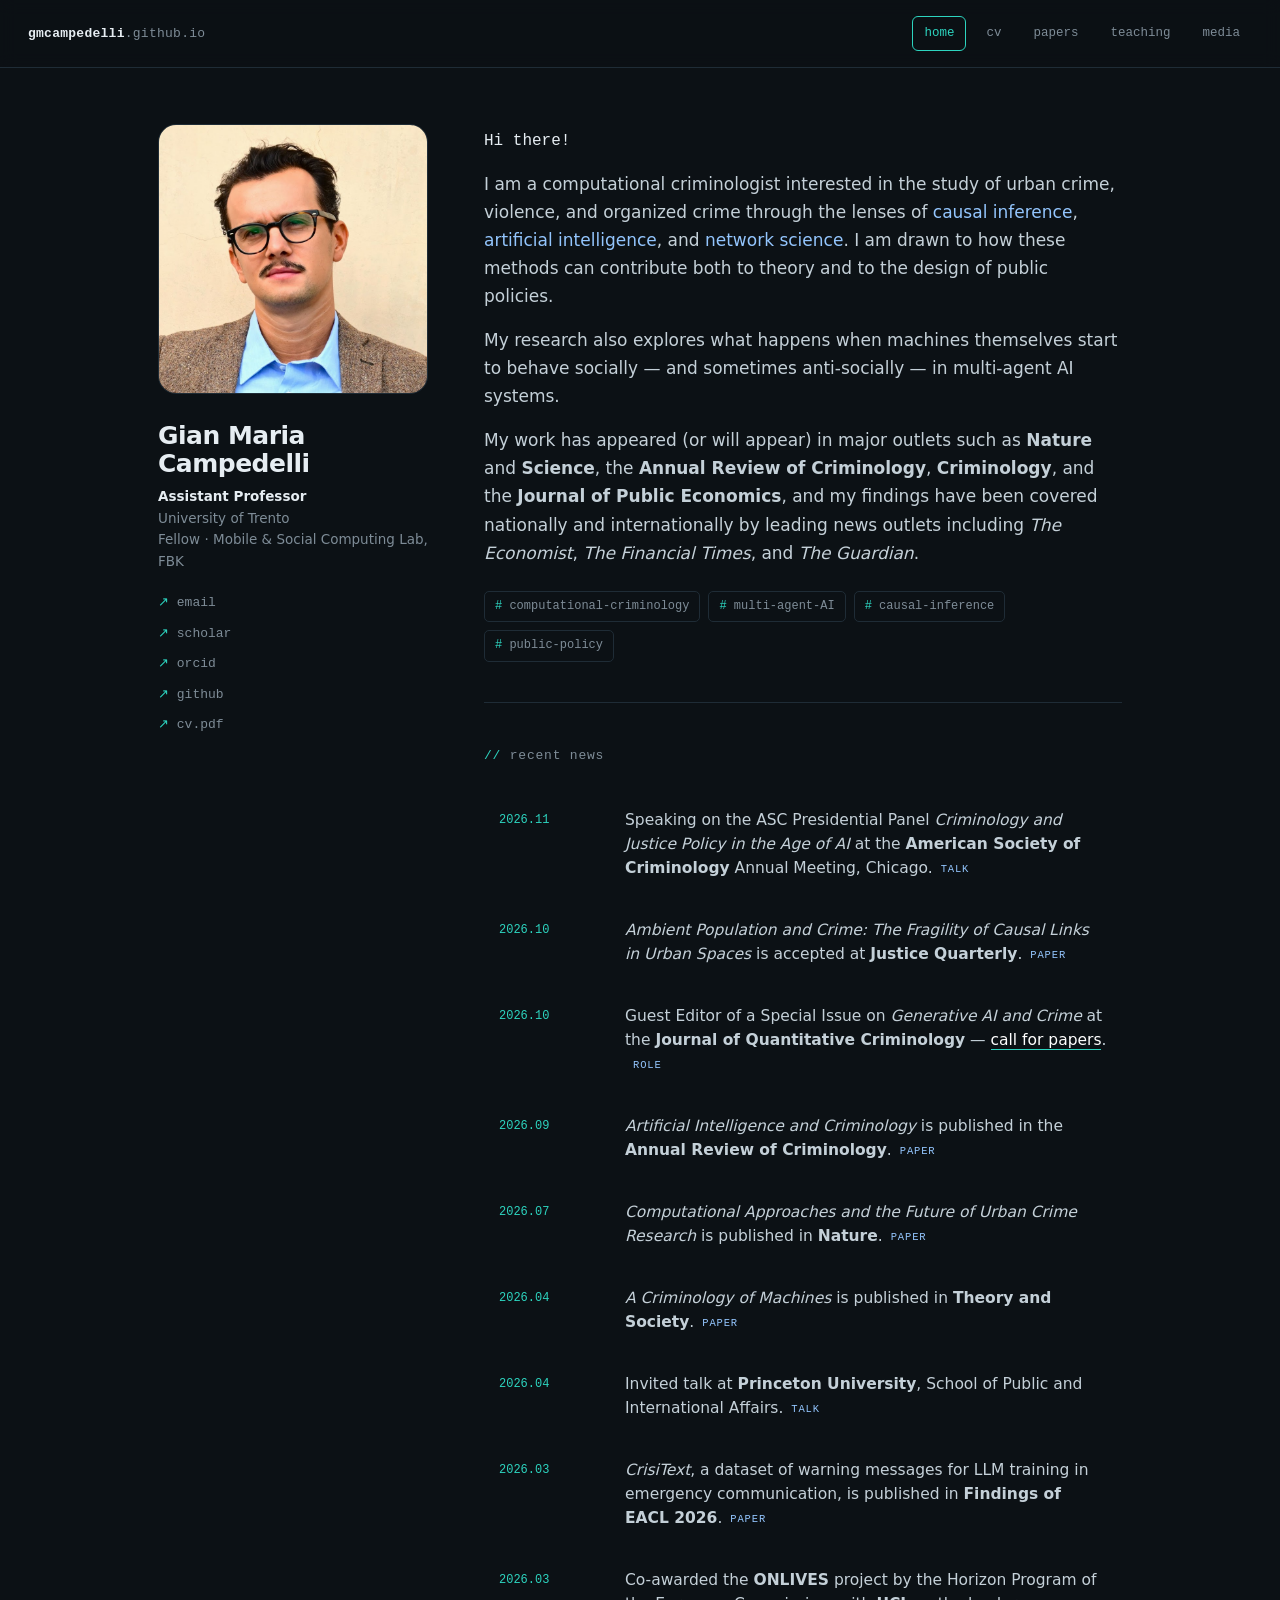
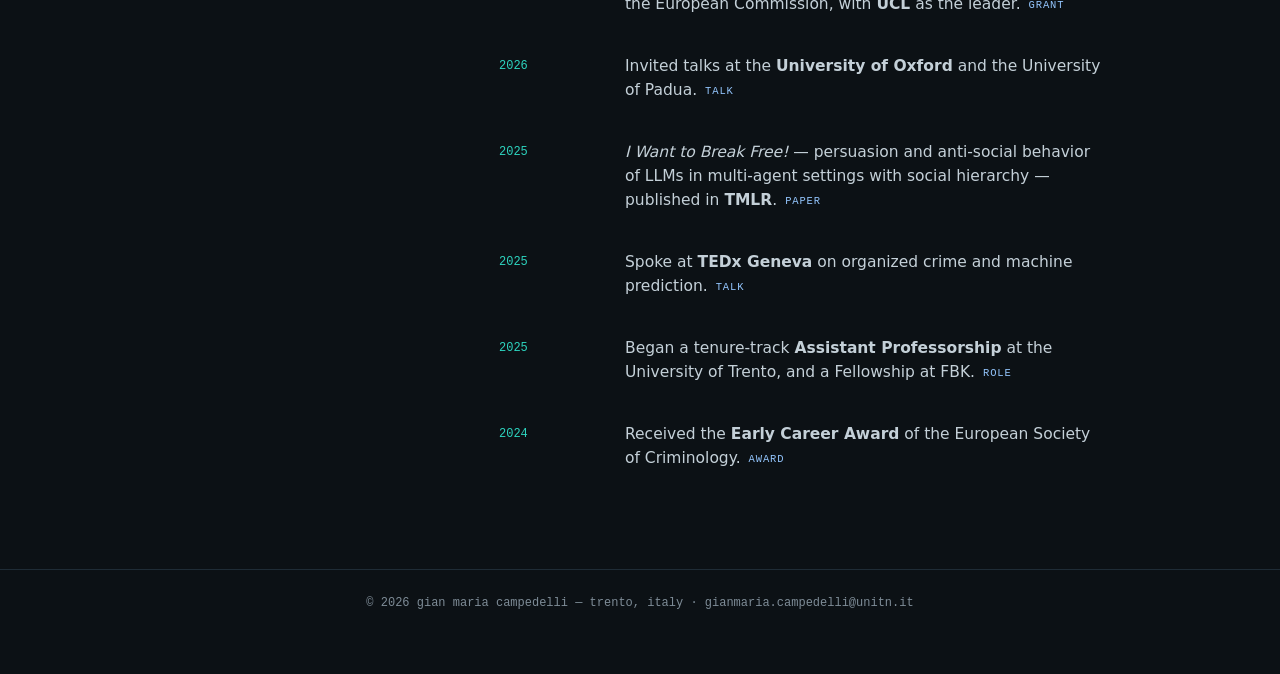
<file: index.html>
<!DOCTYPE html>
<html lang="en">
<head>
<meta charset="utf-8">
<meta name="viewport" content="width=device-width, initial-scale=1">
<title>Gian Maria Campedelli</title>
<meta name="description" content="Gian Maria Campedelli — Assistant Professor at the University of Trento and Fellow at Fondazione Bruno Kessler. Computational criminology, multi-agent AI systems, causal inference, and public policy.">
<link rel="stylesheet" href="assets/style.css?v=4">
</head>
<body>
<nav class="site"><div class="nav-inner">
  <a class="brand mono" href="index.html"><b>gmcampedelli</b>.github.io</a>
  <span class="nav-links mono">
    <a class="active" href="index.html">home</a>
    <a href="cv.html">cv</a>
    <a href="papers.html">papers</a>
    <a href="teaching.html">teaching</a>
    <a href="media.html">media</a>
  </span>
</div></nav>

<div class="home-shell">
  <aside>
    <img class="photo" src="assets/headshot.jpg" alt="Gian Maria Campedelli">
    <h1>Gian Maria Campedelli</h1>
    <p class="role"><b>Assistant Professor</b><br>University of Trento<br>Fellow · Mobile &amp; Social Computing Lab, FBK</p>
    <div class="links mono">
      <a href="mailto:gianmaria.campedelli@unitn.it">email</a>
      <a href="https://scholar.google.com/citations?user=7n4yK_0AAAAJ&hl=en">scholar</a>
      <a href="https://orcid.org/0000-0002-7734-7956">orcid</a>
      <a href="https://github.com/gcampede">github</a>
      <a href="assets/cv.pdf">cv.pdf</a>
    </div>
  </aside>

  <main>
    <p class="label mono">Hi there!</p>
    <div class="bio">
      <p>I am a computational criminologist interested in the study of urban crime, violence, and organized
         crime through the lenses of <span class="hl">causal inference</span>, <span class="hl">artificial intelligence</span>,
         and <span class="hl">network science</span>. I am drawn to how these methods can contribute both to theory
         and to the design of public policies.</p>
      <p>My research also explores what happens when machines themselves start to behave socially —
         and sometimes anti-socially — in multi-agent AI systems.</p>
      <p>My work has appeared (or will appear) in major outlets such as <b>Nature</b> and <b>Science</b>,
         the <b>Annual Review of Criminology</b>, <b>Criminology</b>, and the <b>Journal of Public Economics</b>,
         and my findings have been covered nationally and internationally by leading news outlets including
         <em>The Economist</em>, <em>The Financial Times</em>, and <em>The Guardian</em>.</p>
      <div class="stack mono">
        <span>computational-criminology</span><span>multi-agent-AI</span><span>causal-inference</span><span>public-policy</span>
      </div>
    </div>

    <section class="news">
      <div class="news-head"><h2 class="mono">recent news</h2></div>
      <div class="feed">
        <div class="row"><span class="date mono">2026.11</span><span class="what">Speaking on the ASC Presidential Panel <em>Criminology and Justice Policy in the Age of AI</em> at the <strong>American Society of Criminology</strong> Annual Meeting, Chicago.<span class="k mono">talk</span></span></div>
        <div class="row"><span class="date mono">2026.10</span><span class="what"><em>Ambient Population and Crime: The Fragility of Causal Links in Urban Spaces</em> is accepted at <strong>Justice Quarterly</strong>.<span class="k mono">paper</span></span></div>
        <div class="row"><span class="date mono">2026.10</span><span class="what">Guest Editor of a Special Issue on <em>Generative AI and Crime</em> at the <strong>Journal of Quantitative Criminology</strong> — <a href="https://link.springer.com/collections/bhdhdcaach">call for papers</a>.<span class="k mono">role</span></span></div>
        <div class="row"><span class="date mono">2026.09</span><span class="what"><em>Artificial Intelligence and Criminology</em> is published in the <strong>Annual Review of Criminology</strong>.<span class="k mono">paper</span></span></div>
        <div class="row"><span class="date mono">2026.07</span><span class="what"><em>Computational Approaches and the Future of Urban Crime Research</em> is published in <strong>Nature</strong>.<span class="k mono">paper</span></span></div>
        <div class="row"><span class="date mono">2026.04</span><span class="what"><em>A Criminology of Machines</em> is published in <strong>Theory and Society</strong>.<span class="k mono">paper</span></span></div>
        <div class="row"><span class="date mono">2026.04</span><span class="what">Invited talk at <strong>Princeton University</strong>, School of Public and International Affairs.<span class="k mono">talk</span></span></div>
        <div class="row"><span class="date mono">2026.03</span><span class="what"><em>CrisiText</em>, a dataset of warning messages for LLM training in emergency communication, is published in <strong>Findings of EACL 2026</strong>.<span class="k mono">paper</span></span></div>
        <div class="row"><span class="date mono">2026.03</span><span class="what">Co-awarded the <strong>ONLIVES</strong> project by the Horizon Program of the European Commission, with <strong>UCL</strong> as the leader.<span class="k mono">grant</span></span></div>
        <div class="row"><span class="date mono">2026</span><span class="what">Invited talks at the <strong>University of Oxford</strong> and the University of Padua.<span class="k mono">talk</span></span></div>
        <div class="row"><span class="date mono">2025</span><span class="what"><em>I Want to Break Free!</em> — persuasion and anti-social behavior of LLMs in multi-agent settings with social hierarchy — published in <strong>TMLR</strong>.<span class="k mono">paper</span></span></div>
        <div class="row"><span class="date mono">2025</span><span class="what">Spoke at <strong>TEDx Geneva</strong> on organized crime and machine prediction.<span class="k mono">talk</span></span></div>
        <div class="row"><span class="date mono">2025</span><span class="what">Began a tenure-track <strong>Assistant Professorship</strong> at the University of Trento, and a Fellowship at FBK.<span class="k mono">role</span></span></div>
        <div class="row"><span class="date mono">2024</span><span class="what">Received the <strong>Early Career Award</strong> of the European Society of Criminology.<span class="k mono">award</span></span></div>
      </div>
    </section>
  </main>
</div>

<footer class="site mono">© 2026 gian maria campedelli — trento, italy · <a href="mailto:gianmaria.campedelli@unitn.it">gianmaria.campedelli@unitn.it</a></footer>
</body>
</html>
</file>
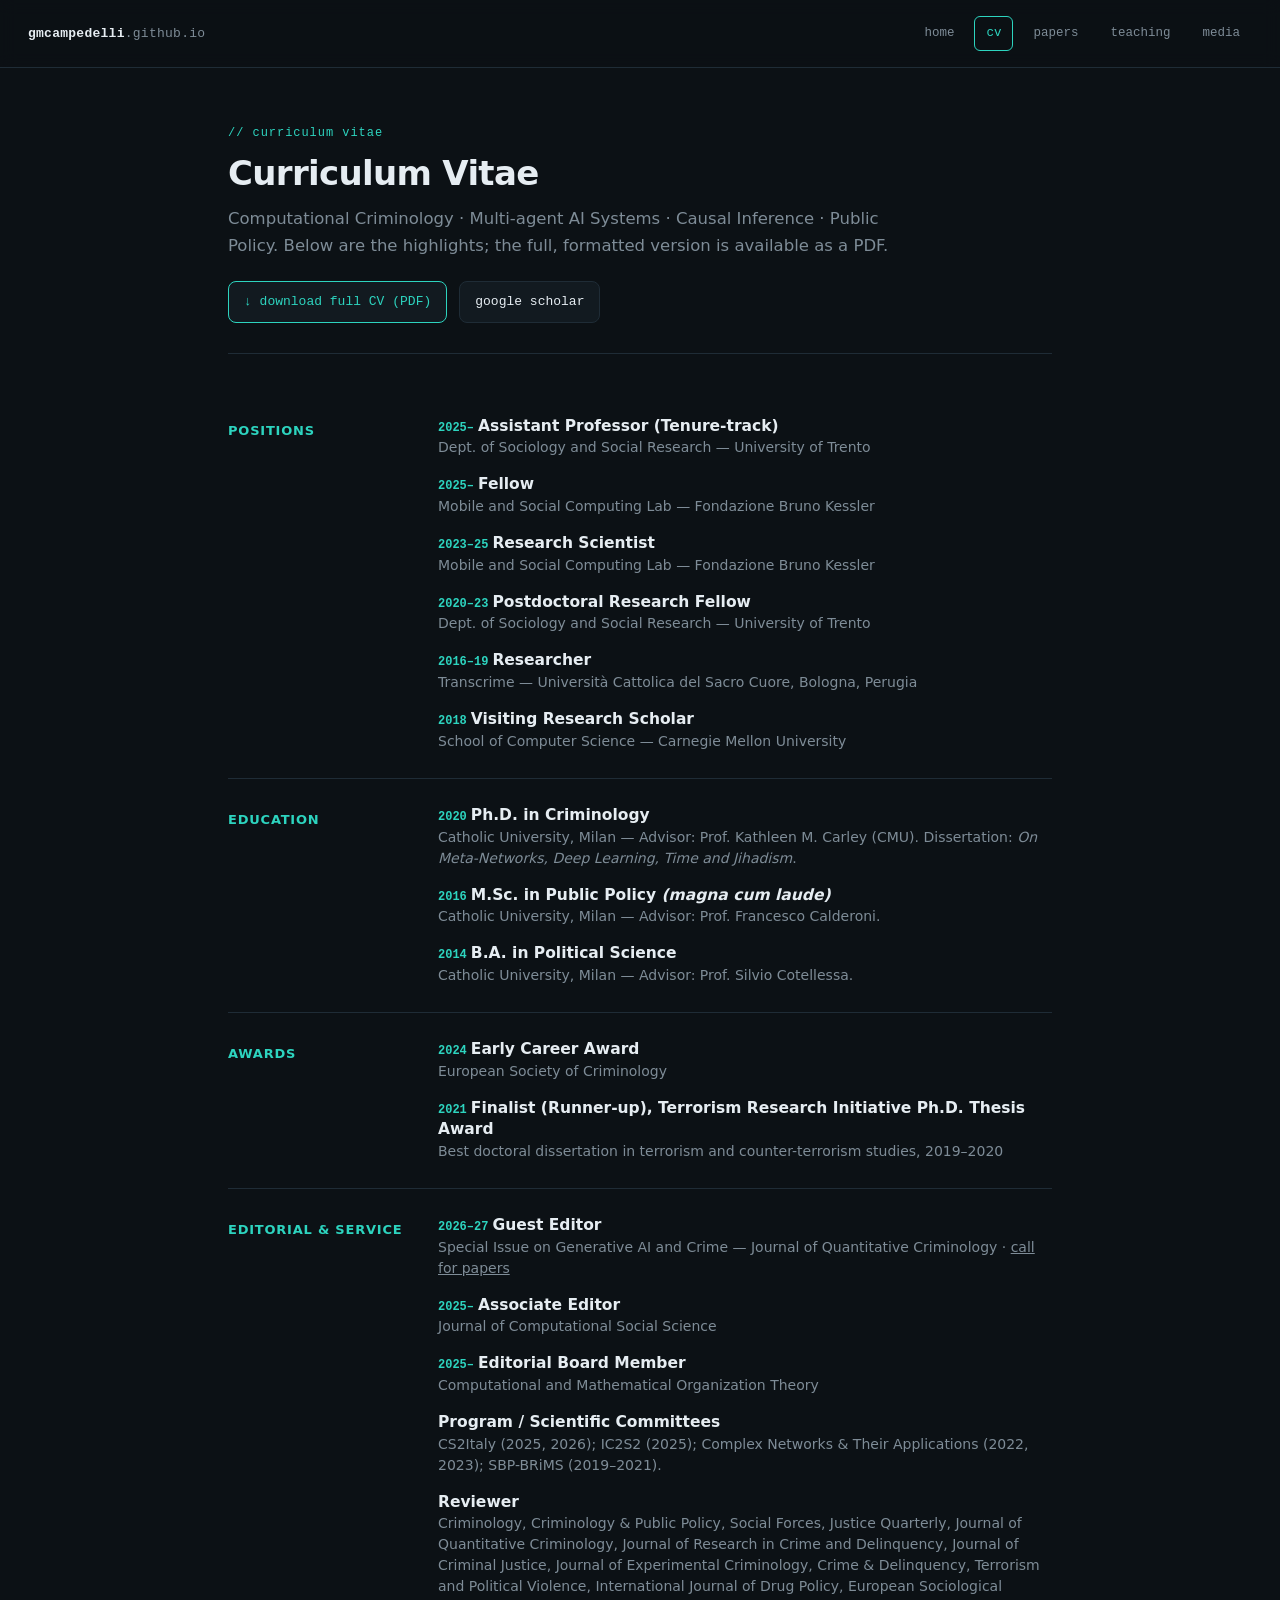
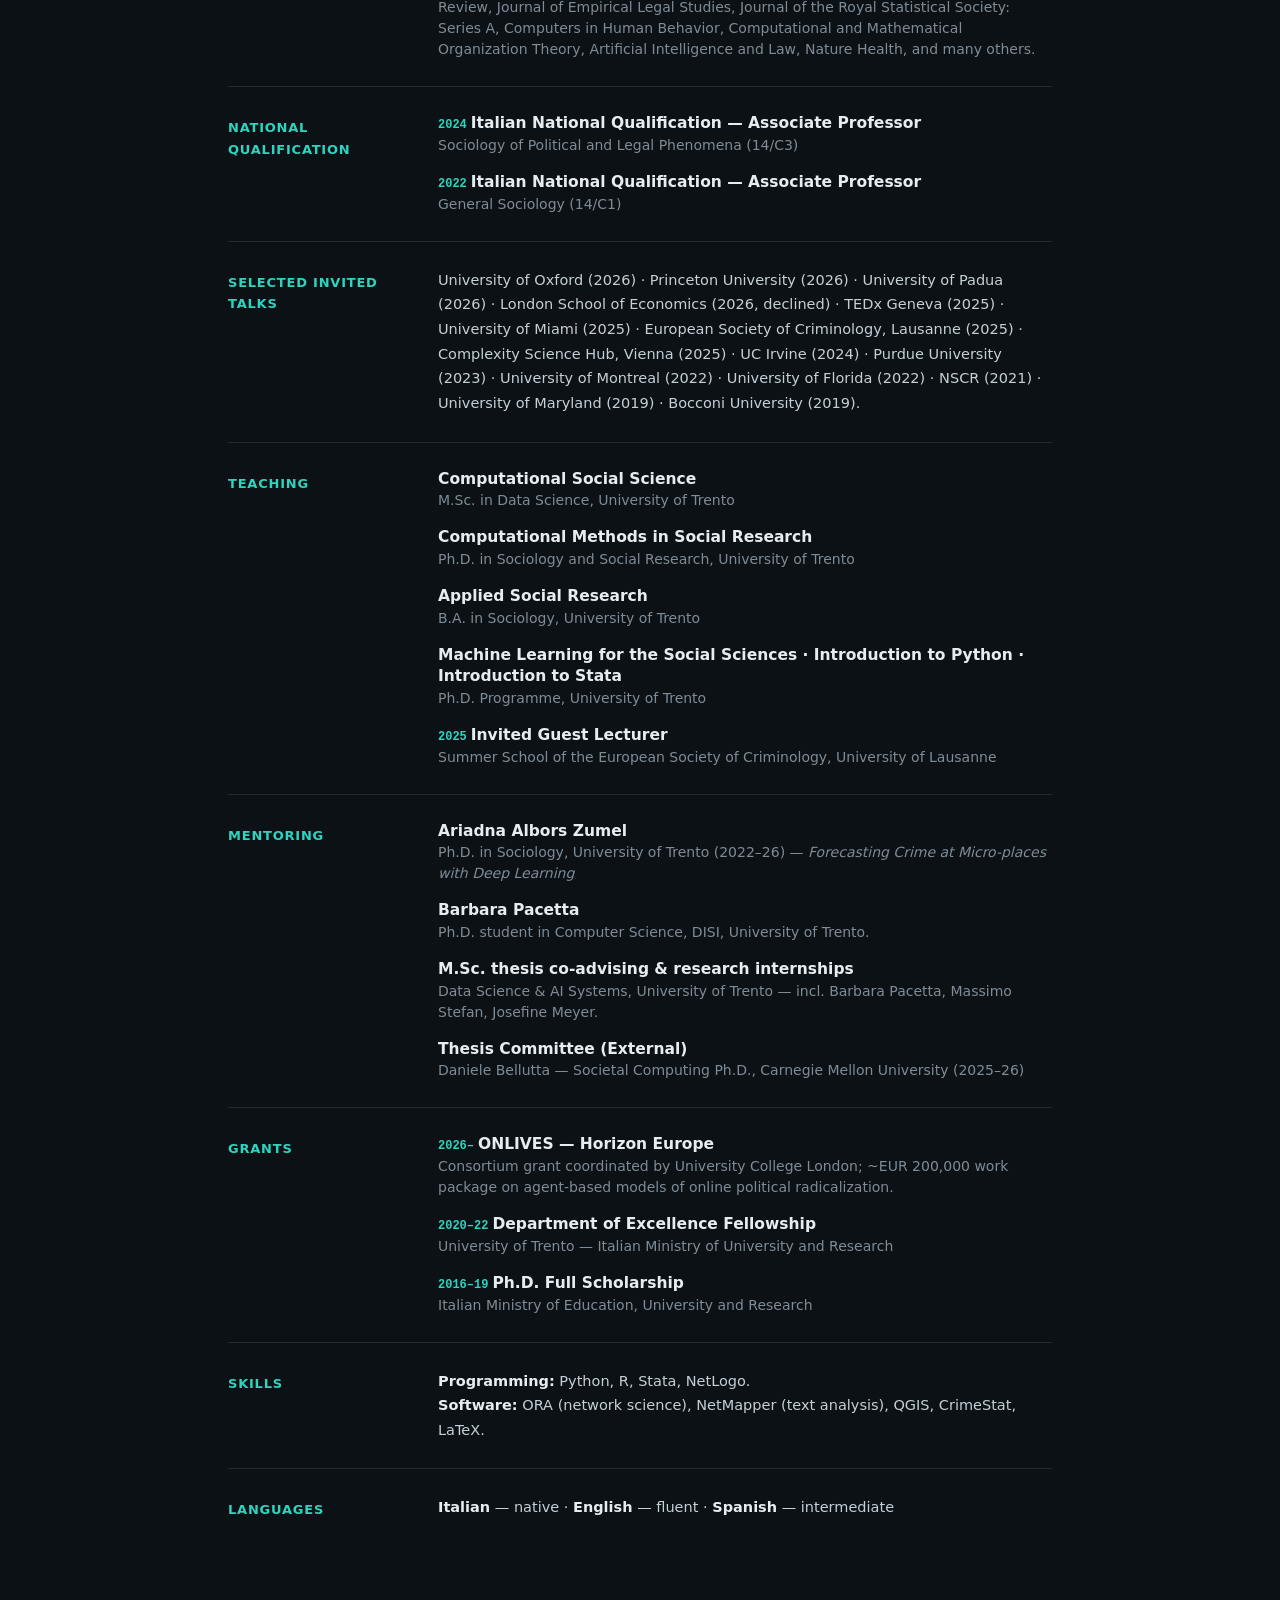
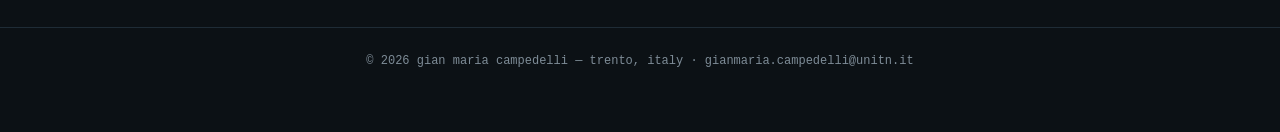
<file: cv.html>
<!DOCTYPE html>
<html lang="en">
<head>
<meta charset="utf-8">
<meta name="viewport" content="width=device-width, initial-scale=1">
<title>CV — Gian Maria Campedelli</title>
<meta name="description" content="Curriculum vitae of Gian Maria Campedelli — Assistant Professor, University of Trento.">
<link rel="stylesheet" href="assets/style.css?v=4">
</head>
<body>
<nav class="site"><div class="nav-inner">
  <a class="brand mono" href="index.html"><b>gmcampedelli</b>.github.io</a>
  <span class="nav-links mono">
    <a href="index.html">home</a>
    <a class="active" href="cv.html">cv</a>
    <a href="papers.html">papers</a>
    <a href="teaching.html">teaching</a>
    <a href="media.html">media</a>
  </span>
</div></nav>

<div class="wrap">
  <div class="page-head">
    <p class="label mono">// curriculum vitae</p>
    <h1>Curriculum Vitae</h1>
    <p class="intro">Computational Criminology · Multi-agent AI Systems · Causal Inference · Public Policy. Below are the highlights; the full, formatted version is available as a PDF.</p>
    <div style="margin-top:22px;display:flex;gap:12px;flex-wrap:wrap">
      <a class="btn primary mono" href="assets/cv.pdf" download>↓ download full CV (PDF)</a>
      <a class="btn mono" href="https://scholar.google.com/citations?user=7n4yK_0AAAAJ&hl=en">google scholar</a>
    </div>
  </div>

  <div class="cv-grid">

    <div class="cv-section">
      <h2>Positions</h2>
      <ul class="cv-list">
        <li class="cv-item"><div class="t"><span class="yr mono">2025–</span>Assistant Professor (Tenure-track)</div><div class="s">Dept. of Sociology and Social Research — University of Trento</div></li>
        <li class="cv-item"><div class="t"><span class="yr mono">2025–</span>Fellow</div><div class="s">Mobile and Social Computing Lab — Fondazione Bruno Kessler</div></li>
        <li class="cv-item"><div class="t"><span class="yr mono">2023–25</span>Research Scientist</div><div class="s">Mobile and Social Computing Lab — Fondazione Bruno Kessler</div></li>
        <li class="cv-item"><div class="t"><span class="yr mono">2020–23</span>Postdoctoral Research Fellow</div><div class="s">Dept. of Sociology and Social Research — University of Trento</div></li>
        <li class="cv-item"><div class="t"><span class="yr mono">2016–19</span>Researcher</div><div class="s">Transcrime — Università Cattolica del Sacro Cuore, Bologna, Perugia</div></li>
        <li class="cv-item"><div class="t"><span class="yr mono">2018</span>Visiting Research Scholar</div><div class="s">School of Computer Science — Carnegie Mellon University</div></li>
      </ul>
    </div>

    <div class="cv-section">
      <h2>Education</h2>
      <ul class="cv-list">
        <li class="cv-item"><div class="t"><span class="yr mono">2020</span>Ph.D. in Criminology</div><div class="s">Catholic University, Milan — Advisor: Prof. Kathleen M. Carley (CMU). Dissertation: <em>On Meta-Networks, Deep Learning, Time and Jihadism</em>.</div></li>
        <li class="cv-item"><div class="t"><span class="yr mono">2016</span>M.Sc. in Public Policy <em>(magna cum laude)</em></div><div class="s">Catholic University, Milan — Advisor: Prof. Francesco Calderoni.</div></li>
        <li class="cv-item"><div class="t"><span class="yr mono">2014</span>B.A. in Political Science</div><div class="s">Catholic University, Milan — Advisor: Prof. Silvio Cotellessa.</div></li>
      </ul>
    </div>

    <div class="cv-section">
      <h2>Awards</h2>
      <ul class="cv-list">
        <li class="cv-item"><div class="t"><span class="yr mono">2024</span>Early Career Award</div><div class="s">European Society of Criminology</div></li>
        <li class="cv-item"><div class="t"><span class="yr mono">2021</span>Finalist (Runner-up), Terrorism Research Initiative Ph.D. Thesis Award</div><div class="s">Best doctoral dissertation in terrorism and counter-terrorism studies, 2019–2020</div></li>
      </ul>
    </div>

    <div class="cv-section">
      <h2>Editorial &amp; Service</h2>
      <ul class="cv-list">
        <li class="cv-item"><div class="t"><span class="yr mono">2026–27</span>Guest Editor</div><div class="s">Special Issue on Generative AI and Crime — Journal of Quantitative Criminology · <a href="https://link.springer.com/collections/bhdhdcaach">call for papers</a></div></li>
        <li class="cv-item"><div class="t"><span class="yr mono">2025–</span>Associate Editor</div><div class="s">Journal of Computational Social Science</div></li>
        <li class="cv-item"><div class="t"><span class="yr mono">2025–</span>Editorial Board Member</div><div class="s">Computational and Mathematical Organization Theory</div></li>
        <li class="cv-item"><div class="t">Program / Scientific Committees</div><div class="s">CS2Italy (2025, 2026); IC2S2 (2025); Complex Networks &amp; Their Applications (2022, 2023); SBP-BRiMS (2019–2021).</div></li>
        <li class="cv-item"><div class="t">Reviewer</div><div class="s">Criminology, Criminology &amp; Public Policy, Social Forces, Justice Quarterly, Journal of Quantitative Criminology, Journal of Research in Crime and Delinquency, Journal of Criminal Justice, Journal of Experimental Criminology, Crime &amp; Delinquency, Terrorism and Political Violence, International Journal of Drug Policy, European Sociological Review, Journal of Empirical Legal Studies, Journal of the Royal Statistical Society: Series A, Computers in Human Behavior, Computational and Mathematical Organization Theory, Artificial Intelligence and Law, Nature Health, and many others.</div></li>
      </ul>
    </div>

    <div class="cv-section">
      <h2>National Qualification</h2>
      <ul class="cv-list">
        <li class="cv-item"><div class="t"><span class="yr mono">2024</span>Italian National Qualification — Associate Professor</div><div class="s">Sociology of Political and Legal Phenomena (14/C3)</div></li>
        <li class="cv-item"><div class="t"><span class="yr mono">2022</span>Italian National Qualification — Associate Professor</div><div class="s">General Sociology (14/C1)</div></li>
      </ul>
    </div>

    <div class="cv-section">
      <h2>Selected Invited Talks</h2>
      <div class="cv-inline">
        University of Oxford (2026) · Princeton University (2026) · University of Padua (2026) · London School of Economics (2026, declined) · TEDx Geneva (2025) · University of Miami (2025) · European Society of Criminology, Lausanne (2025) · Complexity Science Hub, Vienna (2025) · UC Irvine (2024) · Purdue University (2023) · University of Montreal (2022) · University of Florida (2022) · NSCR (2021) · University of Maryland (2019) · Bocconi University (2019).
      </div>
    </div>

    <div class="cv-section">
      <h2>Teaching</h2>
      <ul class="cv-list">
        <li class="cv-item"><div class="t">Computational Social Science</div><div class="s">M.Sc. in Data Science, University of Trento</div></li>
        <li class="cv-item"><div class="t">Computational Methods in Social Research</div><div class="s">Ph.D. in Sociology and Social Research, University of Trento</div></li>
        <li class="cv-item"><div class="t">Applied Social Research</div><div class="s">B.A. in Sociology, University of Trento</div></li>
        <li class="cv-item"><div class="t">Machine Learning for the Social Sciences · Introduction to Python · Introduction to Stata</div><div class="s">Ph.D. Programme, University of Trento</div></li>
        <li class="cv-item"><div class="t"><span class="yr mono">2025</span>Invited Guest Lecturer</div><div class="s">Summer School of the European Society of Criminology, University of Lausanne</div></li>
      </ul>
    </div>

    <div class="cv-section">
      <h2>Mentoring</h2>
      <ul class="cv-list">
        <li class="cv-item"><div class="t">Ariadna Albors Zumel</div><div class="s">Ph.D. in Sociology, University of Trento (2022–26) — <em>Forecasting Crime at Micro-places with Deep Learning</em></div></li>
        <li class="cv-item"><div class="t">Barbara Pacetta</div><div class="s">Ph.D. student in Computer Science, DISI, University of Trento.</div></li>
        <li class="cv-item"><div class="t">M.Sc. thesis co-advising &amp; research internships</div><div class="s">Data Science &amp; AI Systems, University of Trento — incl. Barbara Pacetta, Massimo Stefan, Josefine Meyer.</div></li>
        <li class="cv-item"><div class="t">Thesis Committee (External)</div><div class="s">Daniele Bellutta — Societal Computing Ph.D., Carnegie Mellon University (2025–26)</div></li>
      </ul>
    </div>

    <div class="cv-section">
      <h2>Grants</h2>
      <ul class="cv-list">
        <li class="cv-item"><div class="t"><span class="yr mono">2026–</span>ONLIVES — Horizon Europe</div><div class="s">Consortium grant coordinated by University College London; ~EUR 200,000 work package on agent-based models of online political radicalization.</div></li>
        <li class="cv-item"><div class="t"><span class="yr mono">2020–22</span>Department of Excellence Fellowship</div><div class="s">University of Trento — Italian Ministry of University and Research</div></li>
        <li class="cv-item"><div class="t"><span class="yr mono">2016–19</span>Ph.D. Full Scholarship</div><div class="s">Italian Ministry of Education, University and Research</div></li>
      </ul>
    </div>

    <div class="cv-section">
      <h2>Skills</h2>
      <div class="cv-inline">
        <b>Programming:</b> Python, R, Stata, NetLogo.<br>
        <b>Software:</b> ORA (network science), NetMapper (text analysis), QGIS, CrimeStat, LaTeX.
      </div>
    </div>

    <div class="cv-section">
      <h2>Languages</h2>
      <div class="cv-inline">
        <b>Italian</b> — native · <b>English</b> — fluent · <b>Spanish</b> — intermediate
      </div>
    </div>

  </div>
</div>

<footer class="site mono">© 2026 gian maria campedelli — trento, italy · <a href="mailto:gianmaria.campedelli@unitn.it">gianmaria.campedelli@unitn.it</a></footer>
</body>
</html>
</file>
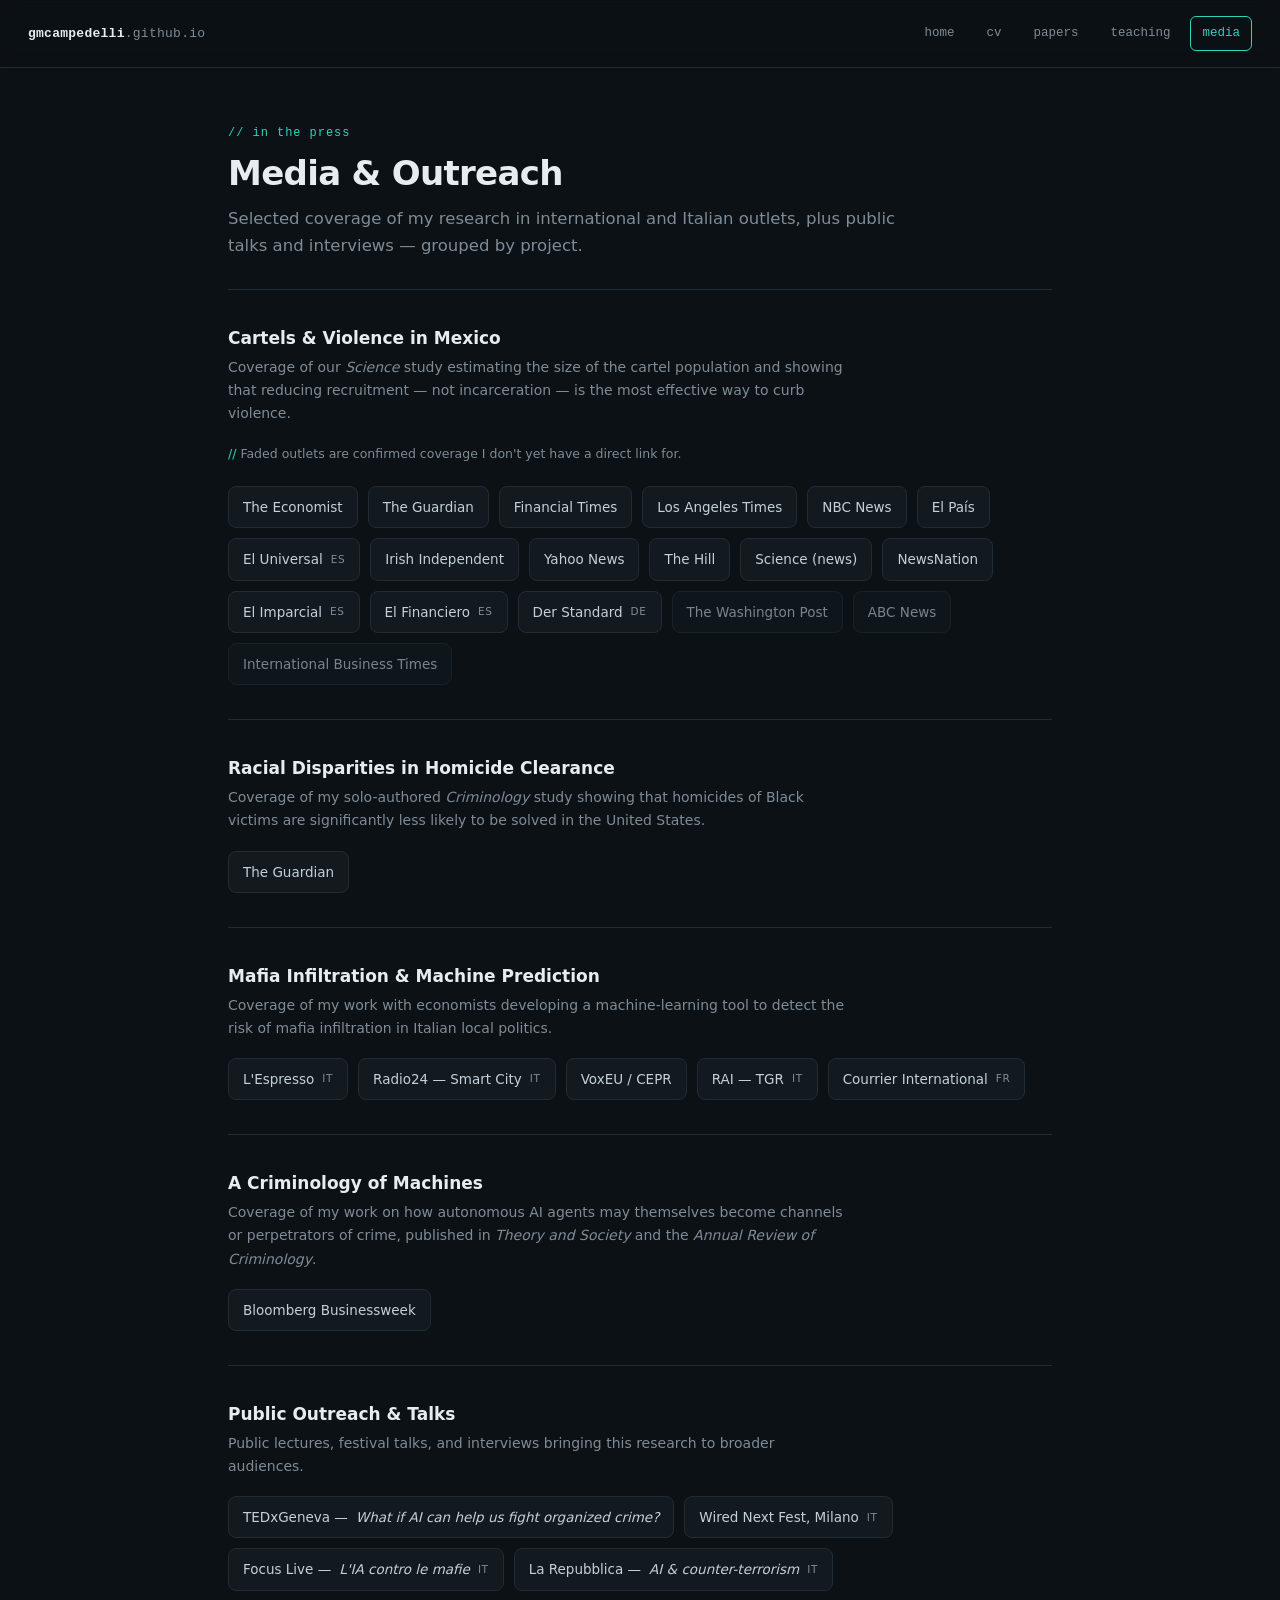
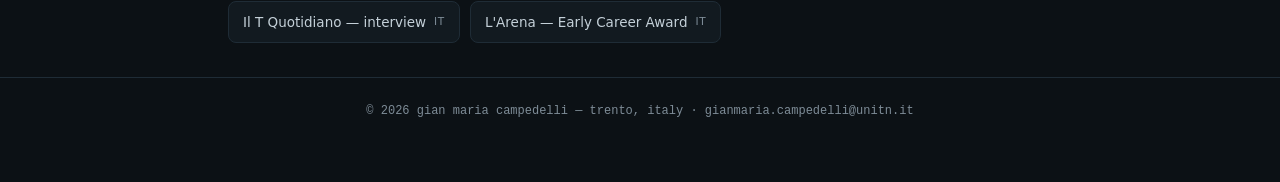
<file: media.html>
<!DOCTYPE html>
<html lang="en">
<head>
<meta charset="utf-8">
<meta name="viewport" content="width=device-width, initial-scale=1">
<title>Media — Gian Maria Campedelli</title>
<meta name="description" content="Media coverage, public outreach and talks of Gian Maria Campedelli.">
<link rel="stylesheet" href="assets/style.css?v=4">
</head>
<body>
<nav class="site"><div class="nav-inner">
  <a class="brand mono" href="index.html"><b>gmcampedelli</b>.github.io</a>
  <span class="nav-links mono">
    <a href="index.html">home</a>
    <a href="cv.html">cv</a>
    <a href="papers.html">papers</a>
    <a href="teaching.html">teaching</a>
    <a class="active" href="media.html">media</a>
  </span>
</div></nav>

<div class="wrap">
  <div class="page-head">
    <p class="label mono">// in the press</p>
    <h1>Media &amp; Outreach</h1>
    <p class="intro">Selected coverage of my research in international and Italian outlets, plus public talks and interviews — grouped by project.</p>
  </div>

  <section class="media-area">
    <h2>Cartels &amp; Violence in Mexico</h2>
    <p class="desc">Coverage of our <em>Science</em> study estimating the size of the cartel population and showing that reducing recruitment — not incarceration — is the most effective way to curb violence.</p>
    <p class="media-note">Faded outlets are confirmed coverage I don't yet have a direct link for.</p>
    <div class="outlets">
      <a class="outlet" href="https://www.economist.com/the-americas/2023/09/28/mexicos-gangs-could-be-the-countrys-fifth-biggest-employer">The Economist</a>
      <a class="outlet" href="https://www.theguardian.com/world/2023/sep/21/mexico-cartels-fifth-largest-employer-study">The Guardian</a>
      <a class="outlet" href="https://www.ft.com/content/41ebc621-fee6-421f-b5be-a99f69fdbefc">Financial Times</a>
      <a class="outlet" href="https://www.latimes.com/world-nation/story/2023-09-21/how-many-people-work-for-the-mexican-drug-cartels">Los Angeles Times</a>
      <a class="outlet" href="https://www.nbcnews.com/news/latino/republican-proposals-attack-drug-cartels-wrong-approach-mexico-researc-rcna118883">NBC News</a>
      <a class="outlet" href="https://english.elpais.com/international/2023-09-22/study-reveals-organized-crime-is-the-fifth-largest-employer-in-mexico.html">El País</a>
      <a class="outlet" href="https://www.eluniversal.com.mx/mundo/carteles-mexicanos-el-quinto-empleador-mas-grande-el-pais/">El Universal <span class="lang">es</span></a>
      <a class="outlet" href="https://www.independent.ie/world-news/drug-cartels-are-fifth-biggest-employer-in-mexico-with-175000-workers/a/135169975.html">Irish Independent</a>
      <a class="outlet" href="https://www.yahoo.com/news/many-people-mexican-drug-cartels-180057725.html">Yahoo News</a>
      <a class="outlet" href="https://thehill.com/policy/international/4217279-mexican-cartels-rank-as-nations-fifth-largest-employer-study/">The Hill</a>
      <a class="outlet" href="https://www.science.org/content/article/cutting-cartel-recruitment-could-be-only-way-reduce-mexico-s-violence">Science (news)</a>
      <a class="outlet" href="https://www.youtube.com/watch?v=o63xL24vZ04">NewsNation</a>
      <a class="outlet" href="https://www.elimparcial.com/mexico/2023/12/11/segun-estudio-el-narco-es-el-quinto-empleador-mas-grande-de-mexico-superando-a-empresas-como-oxxo-y-pemex/">El Imparcial <span class="lang">es</span></a>
      <a class="outlet" href="https://www.elfinanciero.com.mx/opinion/eduardo-guerrero-gutierrez/2023/09/25/cual-es-la-nomina-del-crimen-organizado-dos-modelos-mismos-resultados/">El Financiero <span class="lang">es</span></a>
      <a class="outlet" href="https://www.derstandard.de/story/3000000187899/drogenkartelle-sind-fuenftgroesster-arbeitgeber-mexikos">Der Standard <span class="lang">de</span></a>
      <span class="outlet ref">The Washington Post</span>
      <span class="outlet ref">ABC News</span>
      <span class="outlet ref">International Business Times</span>
    </div>
  </section>

  <section class="media-area">
    <h2>Racial Disparities in Homicide Clearance</h2>
    <p class="desc">Coverage of my solo-authored <em>Criminology</em> study showing that homicides of Black victims are significantly less likely to be solved in the United States.</p>
    <div class="outlets">
      <a class="outlet" href="https://www.theguardian.com/us-news/2024/feb/21/black-homicide-clearance-rate-lower-than-white">The Guardian</a>
    </div>
  </section>

  <section class="media-area">
    <h2>Mafia Infiltration &amp; Machine Prediction</h2>
    <p class="desc">Coverage of my work with economists developing a machine-learning tool to detect the risk of mafia infiltration in Italian local politics.</p>
    <div class="outlets">
      <a class="outlet" href="https://lespresso.it/c/politica/2024/10/30/lalgoritmo-batte-la-mafia-sul-tempo/52172">L'Espresso <span class="lang">it</span></a>
      <a class="outlet" href="https://www.radio24.ilsole24ore.com/programmi/smart-city/puntata/trasmissione-8-ottobre-2024-6500-2375271523616640">Radio24 — Smart City <span class="lang">it</span></a>
      <a class="outlet" href="https://cepr.org/voxeu/columns/how-machine-learning-aiding-fight-against-mafia-infiltration-italy">VoxEU / CEPR</a>
      <a class="outlet" href="https://www.rainews.it/tgr/piemonte/video/2025/03/algoritmo-criminalita-bd831798-2d7e-4f18-b1e6-30d5365d5006.html">RAI — TGR <span class="lang">it</span></a>
      <a class="outlet" href="https://www.gianmarcodaniele.com/uploads/3/1/8/0/31808817/h1778__3_.pdf">Courrier International <span class="lang">fr</span></a>
    </div>
  </section>

  <section class="media-area">
    <h2>A Criminology of Machines</h2>
    <p class="desc">Coverage of my work on how autonomous AI agents may themselves become channels or perpetrators of crime, published in <em>Theory and Society</em> and the <em>Annual Review of Criminology</em>.</p>
    <div class="outlets">
      <a class="outlet" href="https://www.bloomberg.com/features/2026-ai-crime-legal-ikner-chatgpt/">Bloomberg Businessweek</a>
    </div>
  </section>

  <section class="media-area">
    <h2>Public Outreach &amp; Talks</h2>
    <p class="desc">Public lectures, festival talks, and interviews bringing this research to broader audiences.</p>
    <div class="outlets">
      <a class="outlet" href="https://www.youtube.com/watch?v=Dh6TV1RQ_so">TEDxGeneva — <em>What if AI can help us fight organized crime?</em></a>
      <a class="outlet" href="https://www.wired.it/video/watch/le-interviste-del-wired-next-fest-milano-2024-un-ricercatore-una-filosofa-e-una-criminologa-al-wired-next-fest-invito-a-pranzo-con-delitto">Wired Next Fest, Milano <span class="lang">it</span></a>
      <a class="outlet" href="https://www.focus.it/talks/gian-maria-campedelli-l-intelligenza-artificiale-contro-le-mafie">Focus Live — <em>L'IA contro le mafie</em> <span class="lang">it</span></a>
      <a class="outlet" href="https://www.repubblica.it/tecnologia/2022/01/19/news/i_patemi_e_le_virtu_delle_intelligenze_artificiali_nella_lotta_al_terrorismo-334297992/">La Repubblica — <em>AI &amp; counter-terrorism</em> <span class="lang">it</span></a>
      <a class="outlet" href="https://www.iltquotidiano.it/articoli/la-ricerca-per-la-sicurezza-campedelli-usiamo-lintelligenza-artificiale-per-contrastare-il-crimine/">Il T Quotidiano — interview <span class="lang">it</span></a>
      <a class="outlet" href="https://www.larena.it/territorio-veronese/est/criminologo-gian-maria-campedelli-zevio-fondazione-kessler-premio-early-career-1.12443498">L'Arena — Early Career Award <span class="lang">it</span></a>
    </div>
  </section>
</div>

<footer class="site mono">© 2026 gian maria campedelli — trento, italy · <a href="mailto:gianmaria.campedelli@unitn.it">gianmaria.campedelli@unitn.it</a></footer>
</body>
</html>
</file>
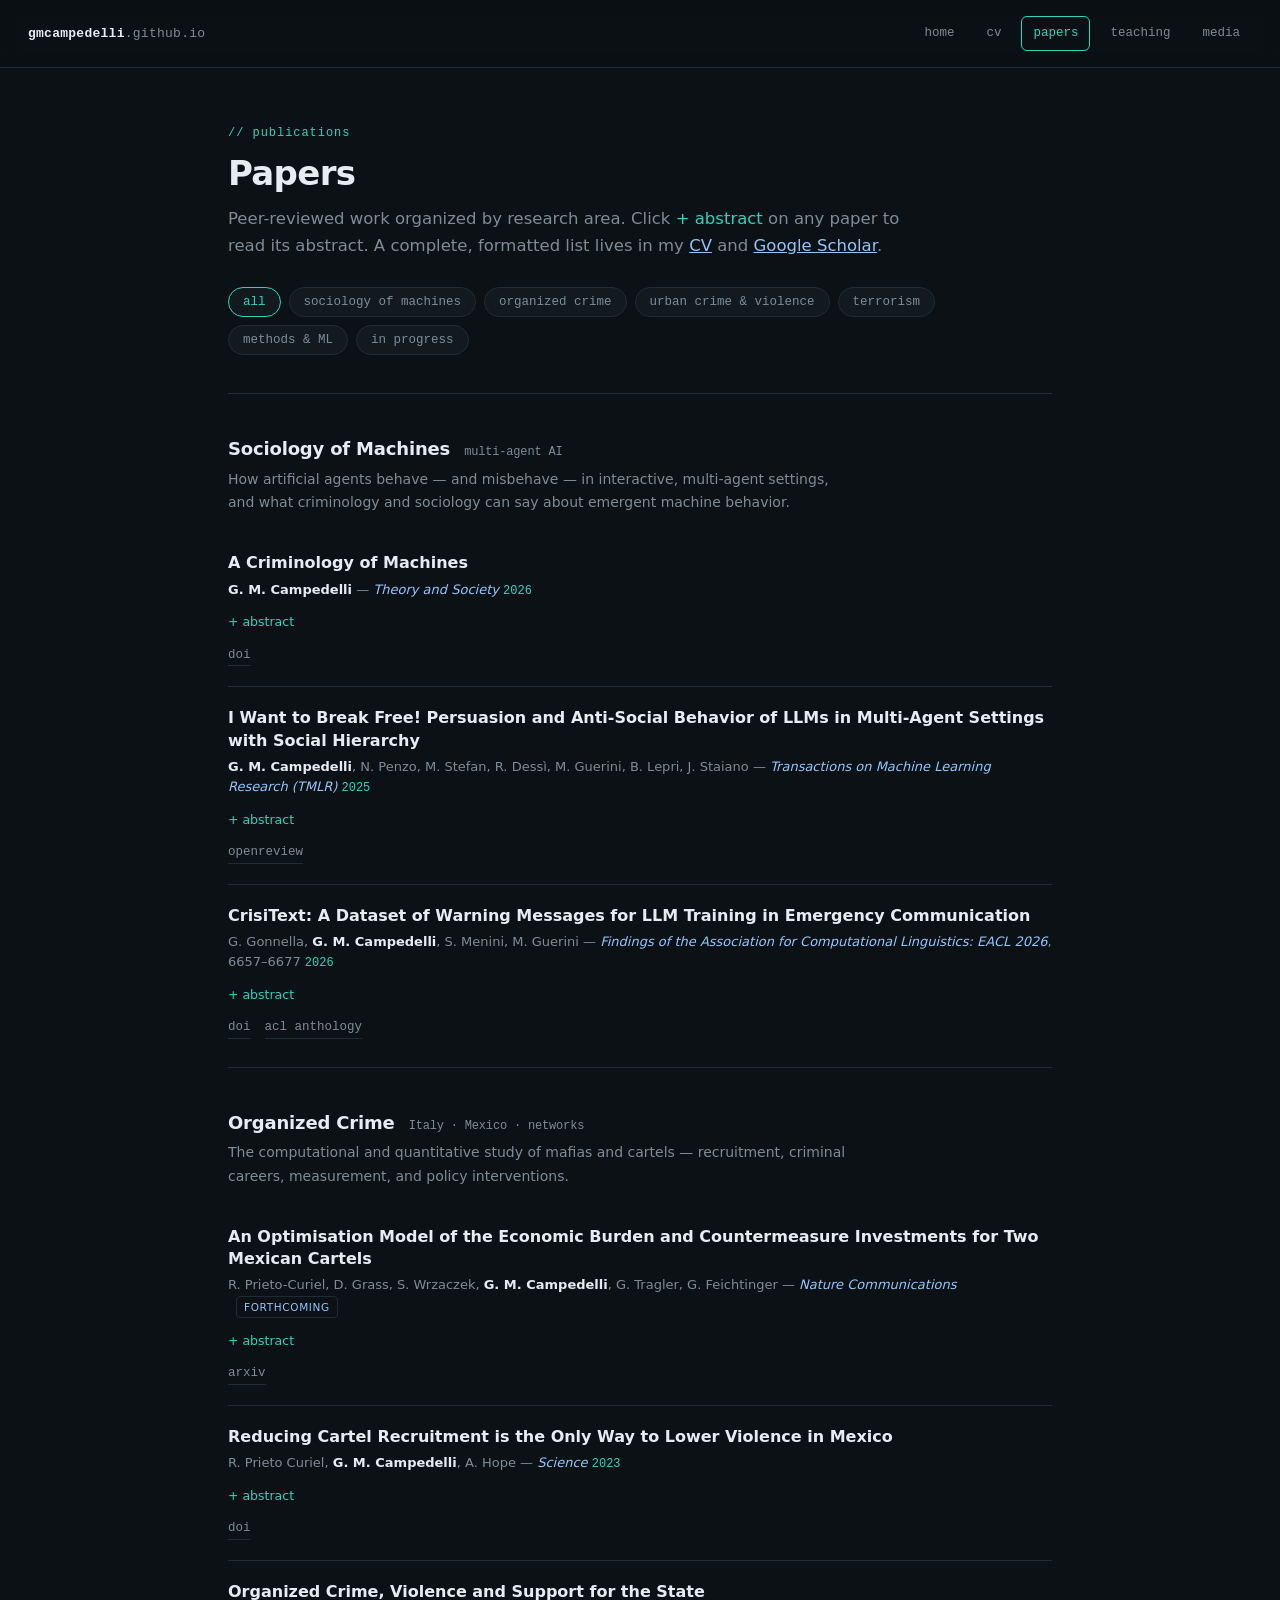
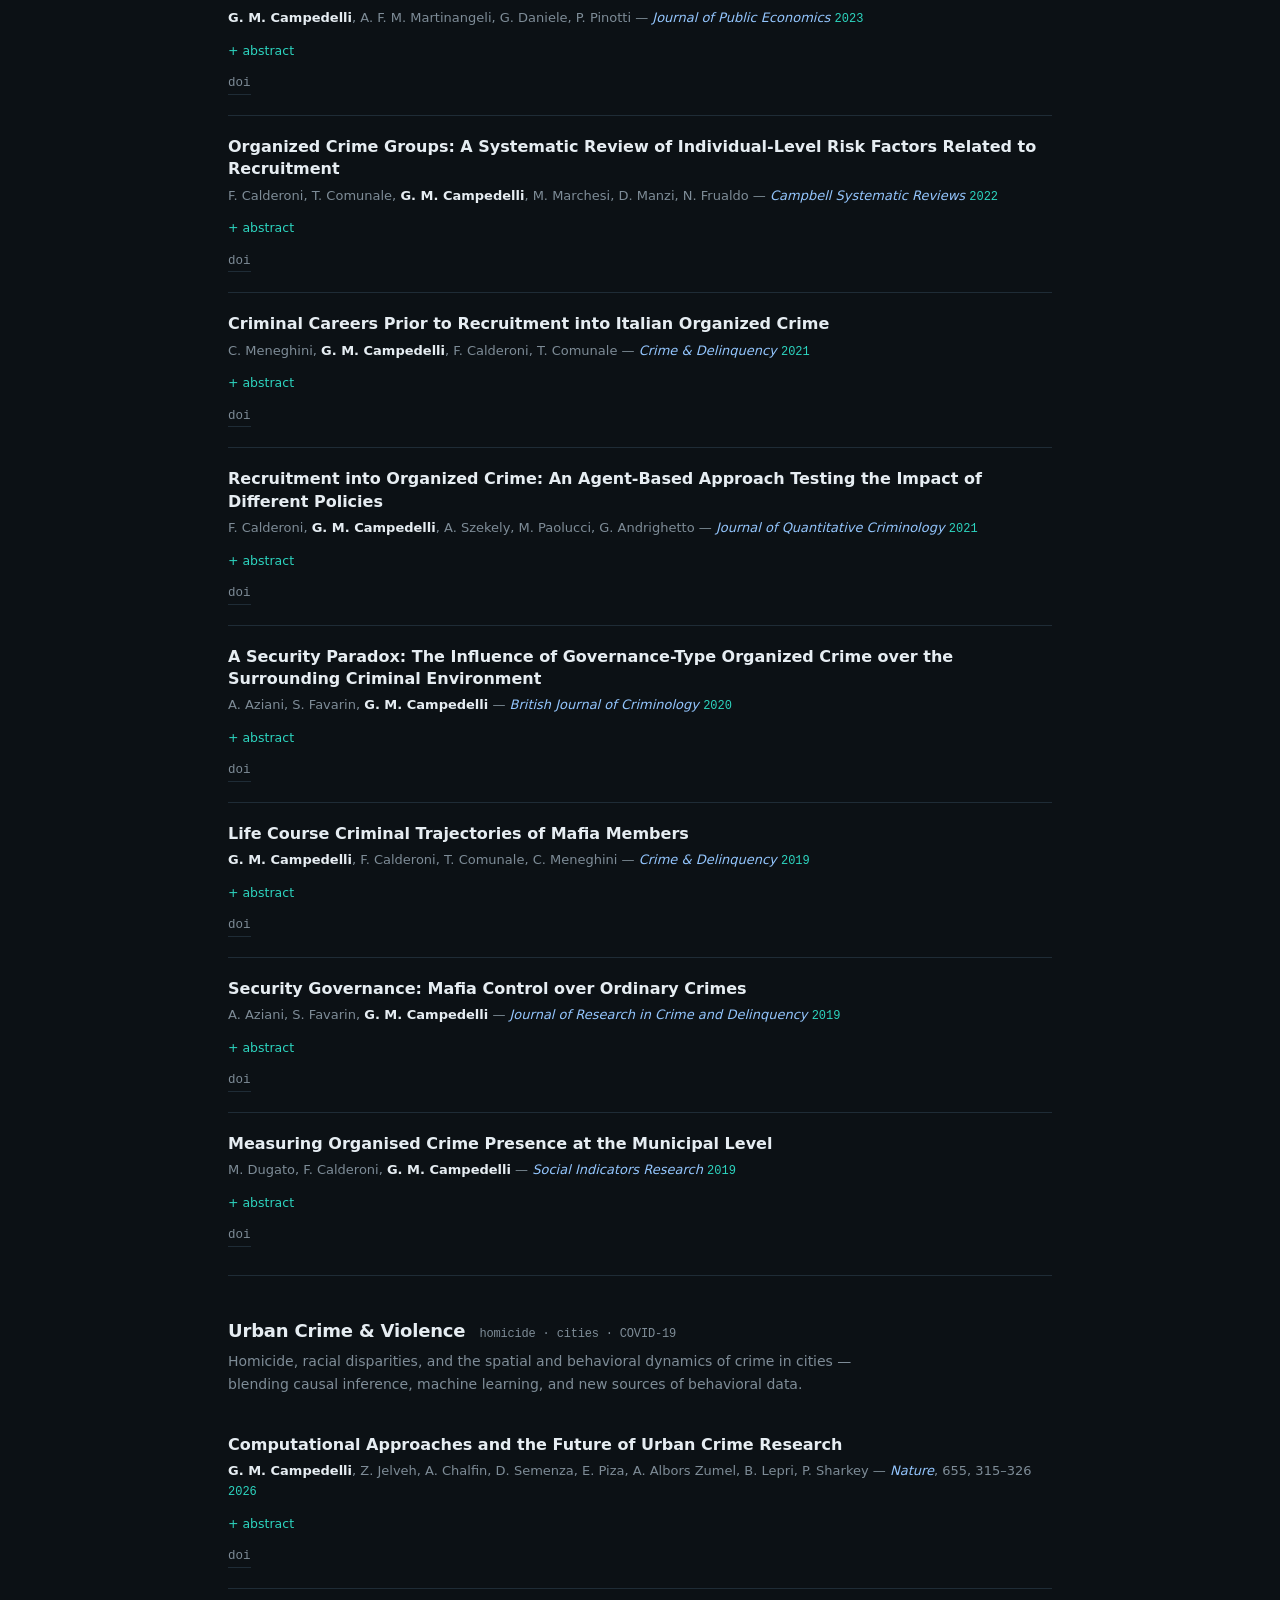
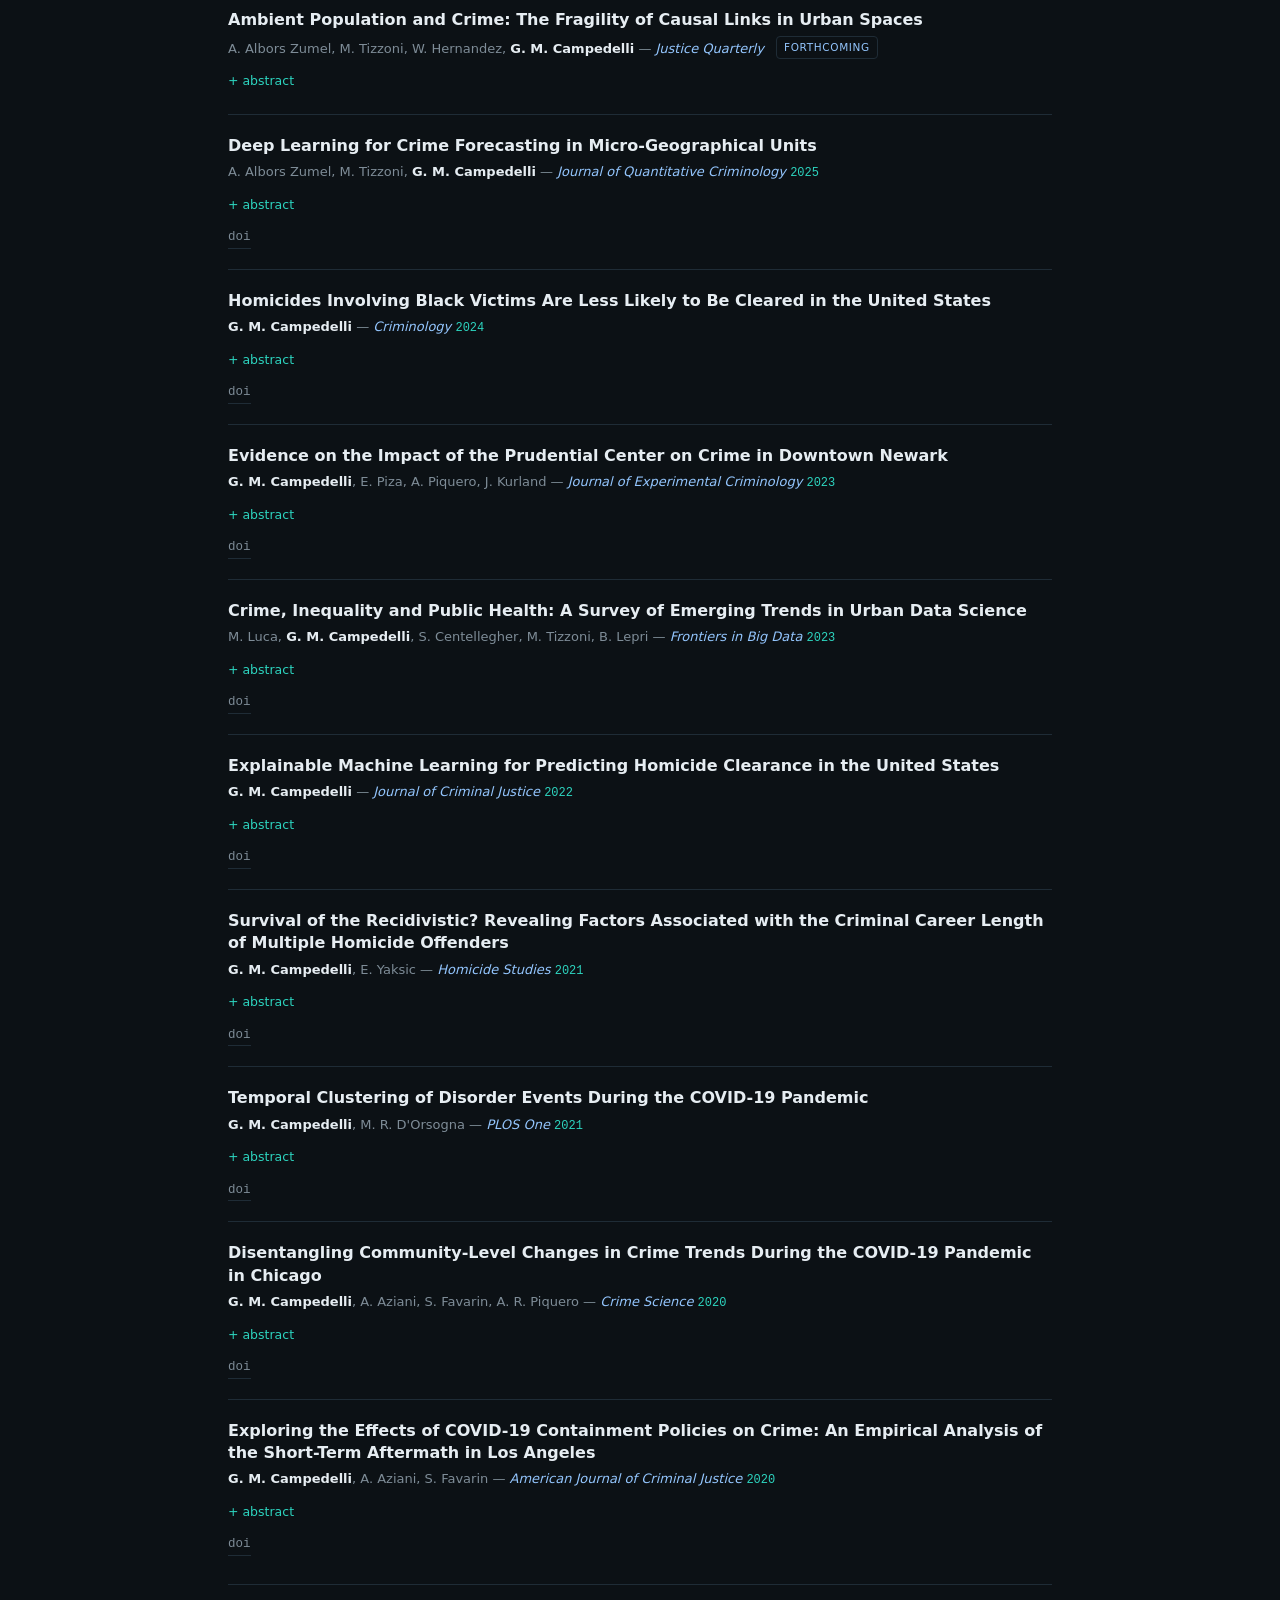
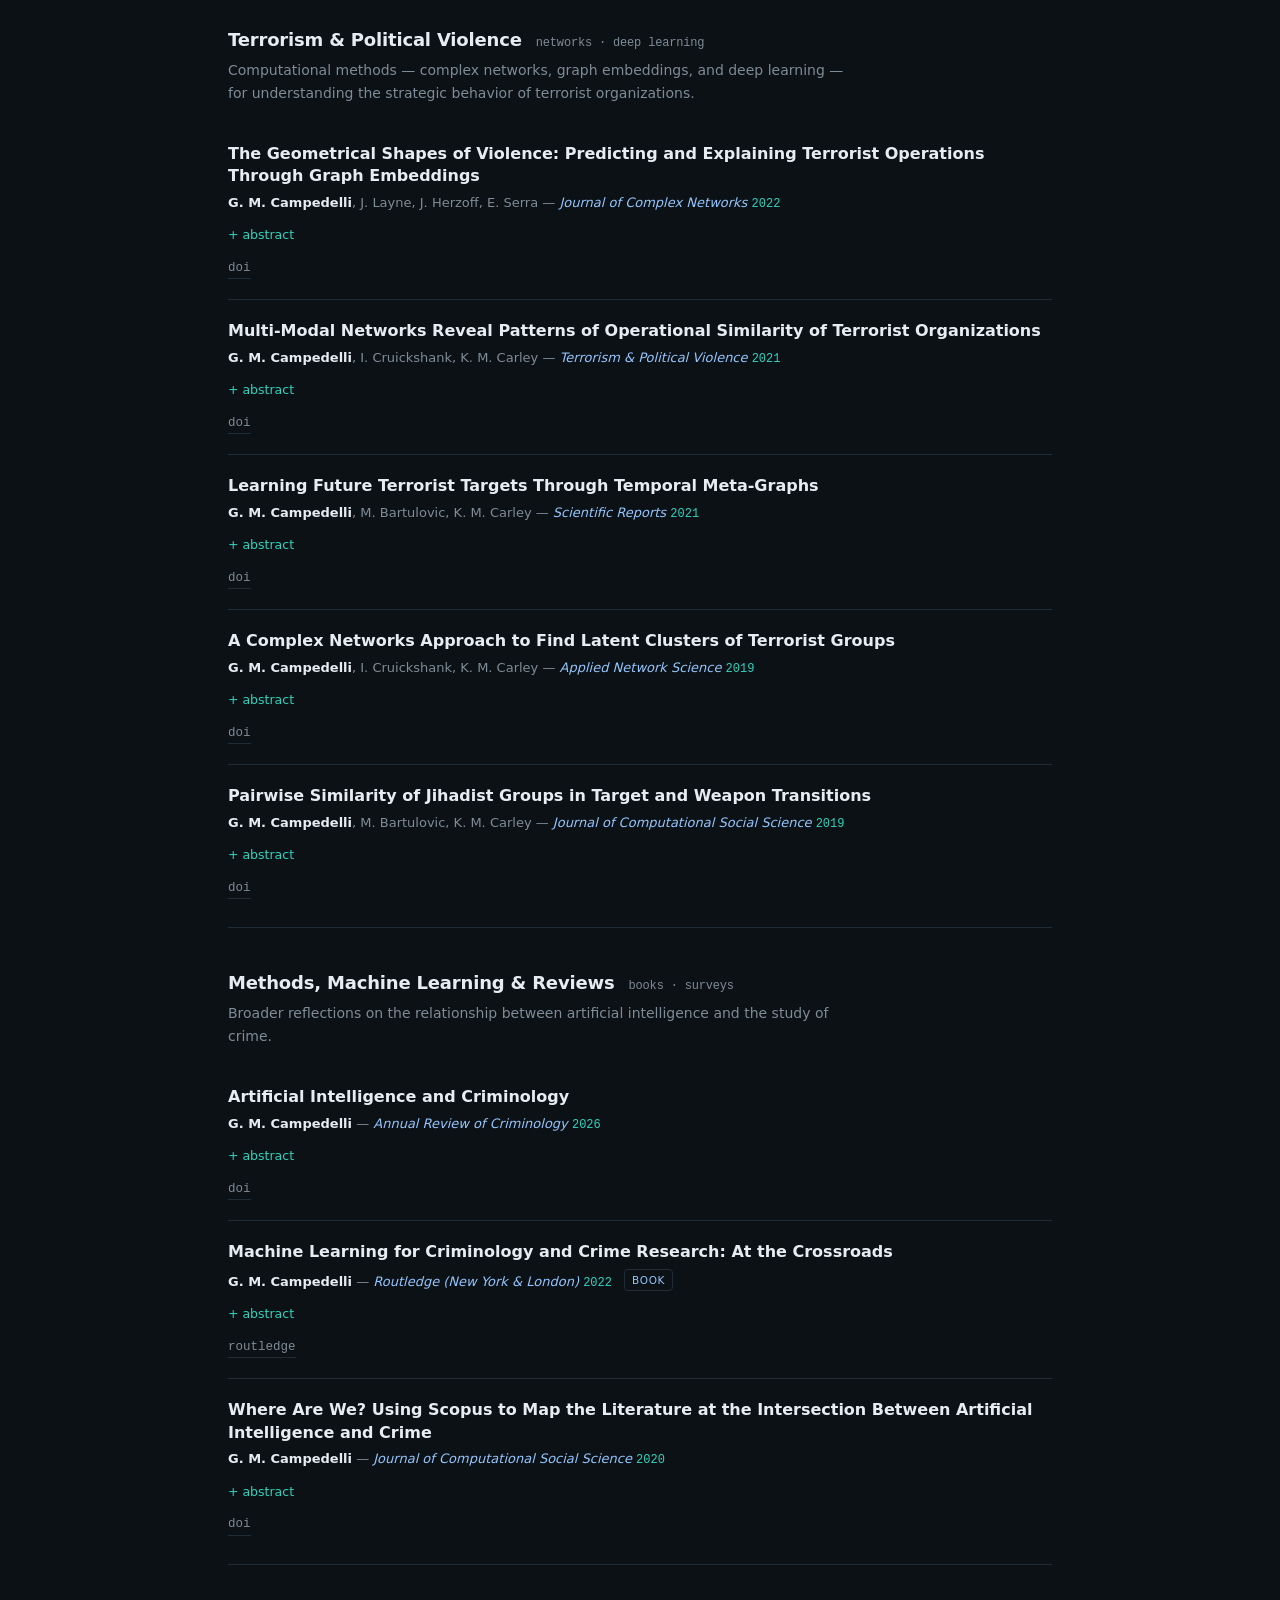
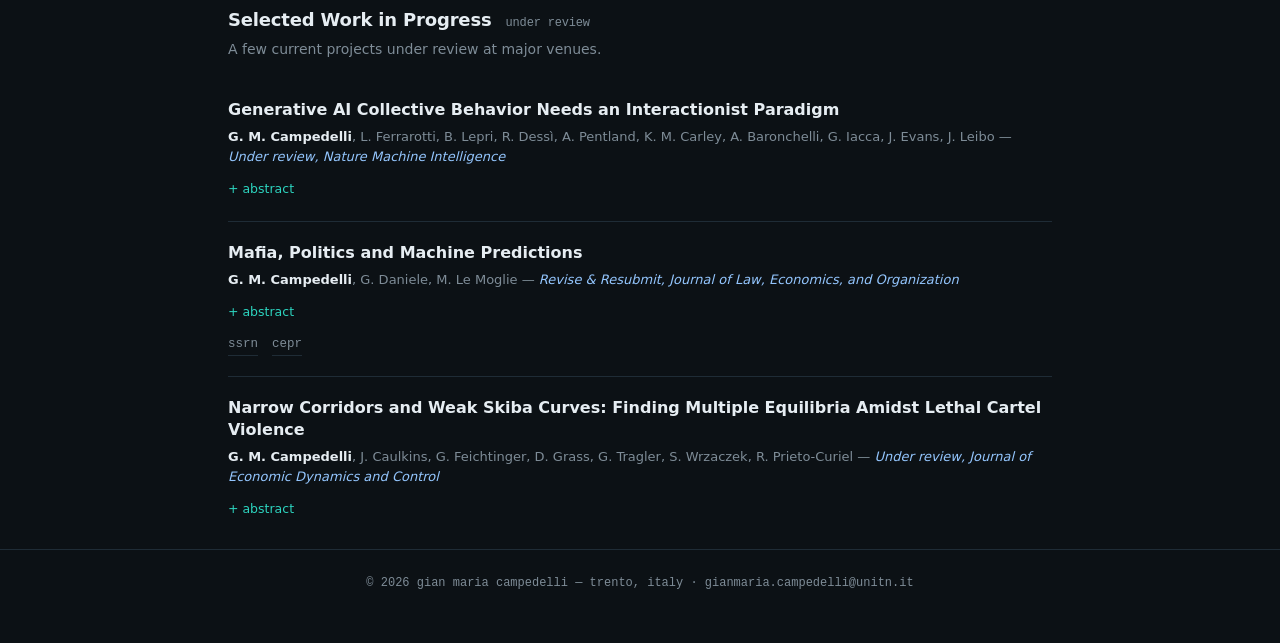
<file: papers.html>
<!DOCTYPE html>
<html lang="en">
<head>
<meta charset="utf-8">
<meta name="viewport" content="width=device-width, initial-scale=1">
<title>Papers — Gian Maria Campedelli</title>
<meta name="description" content="Publications by Gian Maria Campedelli, grouped by research area: sociology of machines, organized crime, urban crime and violence, terrorism, and methods.">
<link rel="stylesheet" href="assets/style.css?v=4">
</head>
<body>
<nav class="site"><div class="nav-inner">
  <a class="brand mono" href="index.html"><b>gmcampedelli</b>.github.io</a>
  <span class="nav-links mono">
    <a href="index.html">home</a>
    <a href="cv.html">cv</a>
    <a class="active" href="papers.html">papers</a>
    <a href="teaching.html">teaching</a>
    <a href="media.html">media</a>
  </span>
</div></nav>

<div class="wrap">
  <div class="page-head">
    <p class="label mono">// publications</p>
    <h1>Papers</h1>
    <p class="intro">Peer-reviewed work organized by research area. Click <span style="color:var(--accent)">+ abstract</span> on any paper to read its abstract. A complete, formatted list lives in my <a href="assets/cv.pdf" style="color:var(--accent2)">CV</a> and <a href="https://scholar.google.com/citations?user=7n4yK_0AAAAJ&hl=en" style="color:var(--accent2)">Google Scholar</a>.</p>
    <div class="filters mono" id="filters">
      <button class="active" data-target="all">all</button>
      <button data-target="machines">sociology of machines</button>
      <button data-target="orgcrime">organized crime</button>
      <button data-target="urban">urban crime &amp; violence</button>
      <button data-target="terrorism">terrorism</button>
      <button data-target="methods">methods &amp; ML</button>
      <button data-target="wip">in progress</button>
    </div>
  </div>

  <div id="papers">

  <!-- ============ SOCIOLOGY OF MACHINES ============ -->
  <section class="area" id="machines">
    <h2>Sociology of Machines <span class="count mono">multi-agent AI</span></h2>
    <p class="desc">How artificial agents behave — and misbehave — in interactive, multi-agent settings, and what criminology and sociology can say about emergent machine behavior.</p>

    <div class="paper">
      <p class="ptitle">A Criminology of Machines</p>
      <p class="pmeta"><span class="me">G. M. Campedelli</span> — <span class="venue">Theory and Society</span> <span class="pyear">2026</span></p>
      <details><summary></summary><p>While the possibility of reaching human-like Artificial Intelligence (AI) remains controversial, the likelihood that the future will be characterized by a society with a growing presence of autonomous machines is high. In fact, autonomous AI agents are already deployed and active across several industries and digital environments. This trajectory points to a progressive hybridization of society marked by new forms of social interaction at both micro and macro levels. Alongside traditional human-human and human-machine interactions, machine-machine interactions are poised to become increasingly prevalent. Given these developments, I argue that criminology must begin to address the implications of this transition for crime and social control. Drawing on Actor–Network Theory and Woolgar's decades-old call for a sociology of machines – frameworks that acquire renewed relevance with the rise of AI foundation models and generative agents – I contend that criminologists should move beyond conceiving AI solely as a tool. Instead, AI agents should be recognized as entities with agency, understood as a multi-layered construct encompassing computational, social, and legal dimensions. Building on insights from the literature on AI safety, I thus examine the risks and challenges associated with the rise of multi-agent AI systems, proposing a dual taxonomy to characterize the channels through which interactions among AI agents may generate deviant, unlawful, or criminal outcomes. I then advance and discuss four key questions that warrant theoretical and empirical attention: (1) Can we assume that machines will simply mimic humans? (2) Will crime theories developed for humans suffice to explain deviant or criminal behaviors emerging from interactions between autonomous AI agents? (3) What types of criminal behaviors will be affected first? (4) How might this unprecedented societal shift impact policing? These questions form the core of this article, underscoring the urgent need for criminologists to theoretically and empirically engage with the implications of multi-agent AI systems for the study of crime and play a more active role in debates on AI safety and governance.</p></details>
      <div class="plinks mono"><a href="https://doi.org/10.1007/s11186-026-09699-7">doi</a></div>
    </div>

    <div class="paper">
      <p class="ptitle">I Want to Break Free! Persuasion and Anti-Social Behavior of LLMs in Multi-Agent Settings with Social Hierarchy</p>
      <p class="pmeta"><span class="me">G. M. Campedelli</span>, N. Penzo, M. Stefan, R. Dessì, M. Guerini, B. Lepri, J. Staiano — <span class="venue">Transactions on Machine Learning Research (TMLR)</span> <span class="pyear">2025</span></p>
      <details><summary></summary><p>As LLM-based agents become increasingly autonomous and will more freely interact with each other, studying the interplay among them becomes crucial to anticipate emergent phenomena and potential risks. In this work, we provide an in-depth analysis of the interactions among agents within a simulated hierarchical social environment, drawing inspiration from the Stanford Prison Experiment. Leveraging 2,400 conversations across six LLMs (i.e., LLama3, Orca2, Command-r, Mixtral, Mistral2, and gpt4.1) and 240 experimental scenarios, we analyze persuasion and anti-social behavior between a guard and a prisoner agent with differing objectives. We first document model-specific conversational failures in this multi-agent power dynamic context, thereby narrowing our analytic sample to 1,600 conversations. Among models demonstrating successful interaction, we find that goal setting significantly influences persuasiveness but not anti-social behavior. Moreover, agent personas, especially the guard&#x27;s, substantially impact both successful persuasion by the prisoner and the manifestation of anti-social actions. Notably, we observe the emergence of anti-social conduct even in absence of explicit negative personality prompts. These results have important implications for the development of interactive LLM agents and the ongoing discussion of their societal impact.</p></details>
      <div class="plinks mono"><a href="https://openreview.net/forum?id=FR76oM8eGD">openreview</a></div>
    </div>

    <div class="paper">
      <p class="ptitle">CrisiText: A Dataset of Warning Messages for LLM Training in Emergency Communication</p>
      <p class="pmeta">G. Gonnella, <span class="me">G. M. Campedelli</span>, S. Menini, M. Guerini — <span class="venue">Findings of the Association for Computational Linguistics: EACL 2026</span>, 6657–6677 <span class="pyear">2026</span></p>
      <details><summary></summary><p>Effectively identifying threats and mitigating their potential damage during crisis situations, such as natural disasters or violent attacks, is paramount for safeguarding endangered individuals. To tackle these challenges, AI has been used in assisting humans in emergency situations. Still, the use of NLP techniques remains limited and mostly focuses on classification tasks. The significant potential of timely warning message generation using NLG architectures, however, has been largely overlooked. In this paper we present CrisiText, the first large-scale dataset for the generation of warning messages across 13 different types of crisis scenarios. The dataset contains more than 400,000 warning messages (spanning almost 18,000 crisis situations) aimed at assisting civilians during and after such events. To generate the dataset, we started from existing crisis descriptions and created chains of events related to the scenarios. Each event was then paired with a warning message. The generations follow experts&#x27; written guidelines to ensure correct terminology and factuality of their suggestions. Additionally, each message is accompanied by three suboptimal warning types to allow for the study of different NLG approaches. To this end, we conducted a series of experiments comparing supervised fine-tuning setups with preference alignment, zero-shot, and few-shot approaches. We further assessed model performance in out-of-distribution scenarios and evaluated the effectiveness of an automatic post-editor.</p></details>
      <div class="plinks mono"><a href="https://doi.org/10.18653/v1/2026.findings-eacl.350">doi</a><a href="https://aclanthology.org/2026.findings-eacl.350/">acl anthology</a></div>
    </div>
  </section>

  <!-- ============ ORGANIZED CRIME ============ -->
  <section class="area" id="orgcrime">
    <h2>Organized Crime <span class="count mono">Italy · Mexico · networks</span></h2>
    <p class="desc">The computational and quantitative study of mafias and cartels — recruitment, criminal careers, measurement, and policy interventions.</p>

    <div class="paper">
      <p class="ptitle">An Optimisation Model of the Economic Burden and Countermeasure Investments for Two Mexican Cartels</p>
      <p class="pmeta">R. Prieto-Curiel, D. Grass, S. Wrzaczek, <span class="me">G. M. Campedelli</span>, G. Tragler, G. Feichtinger — <span class="venue">Nature Communications</span> <span class="badge">forthcoming</span></p>
      <details><summary></summary><p>Organized crime in Mexico destabilizes society and drives violence and economic harm, even though the government funds both security measures and social programs. Using optimal-control theory, we model how resources should be split between security and social spending to reduce the impact of cartels. We estimate that Mexico&#x27;s largest cartel imposes an annual economic cost above US$19 billion, roughly 2.5 times the government&#x27;s investment in science and technology. Current budget allocations are close to optimal but far too small to substantially reduce cartel violence: meaningful reductions would require a much larger budget sustained for more than a decade.</p></details>
      <div class="plinks mono"><a href="https://arxiv.org/abs/2508.06509">arxiv</a></div>
    </div>

    <div class="paper">
      <p class="ptitle">Reducing Cartel Recruitment is the Only Way to Lower Violence in Mexico</p>
      <p class="pmeta">R. Prieto Curiel, <span class="me">G. M. Campedelli</span>, A. Hope — <span class="venue">Science</span> <span class="pyear">2023</span></p>
      <details><summary></summary><p>Mexican cartels lose many members as a result of conflict with other cartels and incarcerations. Yet, despite their losses, cartels manage to increase violence for years. We address this puzzle by leveraging data on homicides, missing persons, and incarcerations in Mexico for the past decade along with information on cartel interactions. We model recruitment, state incapacitation, conflict, and saturation as sources of cartel size variation. Results show that by 2022, cartels counted 160,000 to 185,000 units, becoming one of the country&#x27;s top employers. Recruiting between 350 and 370 people per week is essential to avoid their collapse because of aggregate losses. Furthermore, we show that increasing incapacitation would increase both homicides and cartel members. Conversely, reducing recruitment could substantially curtail violence and lower cartel size.</p></details>
      <div class="plinks mono"><a href="https://doi.org/10.1126/science.adh2888">doi</a></div>
    </div>

    <div class="paper">
      <p class="ptitle">Organized Crime, Violence and Support for the State</p>
      <p class="pmeta"><span class="me">G. M. Campedelli</span>, A. F. M. Martinangeli, G. Daniele, P. Pinotti — <span class="venue">Journal of Public Economics</span> <span class="pyear">2023</span></p>
      <details><summary></summary><p>Citizens’ support is crucial to effectively combat organized crime, a substantial threat to many countries. Contrary to prior studies identifying a negative correlation between crime and trust in the state, studying a representative sample of 5374 individuals in Italy we find that exposing the participants to journalistic images of organized crime-related violence increases trust towards institutions and state performance (measured by donations to a governmental as opposed to a non-governmental organization), perceived institutional quality, and trust in political institutions. This is remarkable considering that the participants are overly pessimistic about trends in violence: About two-thirds believe that mafia-related homicides and total homicides increased in Italy over the last two decades, and half believe that they increased by over 20%, while in reality both types of homicides declined by over 60%. These findings are relevant for governments and organizations interested in non-repressive methods to fight criminal organizations, as they underscore the potential impact of media narratives on shaping public attitudes toward crime and state authorities.</p></details>
      <div class="plinks mono"><a href="https://doi.org/10.1016/j.jpubeco.2023.105029">doi</a></div>
    </div>

    <div class="paper">
      <p class="ptitle">Organized Crime Groups: A Systematic Review of Individual-Level Risk Factors Related to Recruitment</p>
      <p class="pmeta">F. Calderoni, T. Comunale, <span class="me">G. M. Campedelli</span>, M. Marchesi, D. Manzi, N. Frualdo — <span class="venue">Campbell Systematic Reviews</span> <span class="pyear">2022</span></p>
      <details><summary></summary><p>Background: Studies from multiple contexts conceptualize organized crime as comprising different types of criminal organizations and activities. Notwithstanding growing scientific interest and increasing number of policies aiming at preventing and punishing organized crime, little is known about the specific processes that lead to recruitment into organized crime. Objectives: This systematic review aimed at (1) summarizing the empirical evidence from quantitative, mixed methods, and qualitative studies on the individual-level risk factors associated with the recruitment into organized crime, (2) assessing the relative strength of the risk factors from quantitative studies across different factor categories and subcategories and types of organized crime. Methods: We searched published and unpublished literature across 12 databases with no constraints as to date or geographic scope. The last search was conducted between September and October 2019. Eligible studies had to be written in English, Spanish, Italian, French, and German. Selection Criteria: Studies were eligible for the review if they: Reported on organized criminal groups as defined in this review.Investigated recruitment into organized crime as one of its main objectives.Provided quantitative, qualitative, or mixed methods empirical analyses.Discussed sufficiently well-defined factors leading to recruitment into organized crime.Addressed factors at individual level.For quantitative or mixed-method studies, the study design allowed to capture variability between organized crime members and non-members. Data Collection and Analysis: From 51,564 initial records, 86 documents were retained. Reference searches and experts&#x27; contributions added 116 additional documents, totaling 202 studies submitted to full-text screening. Fifty-two quantitative, qualitative, or mixed methods studies met all eligibility criteria. We conducted a risk-of-bias assessment of the quantitative studies while we assessed the quality of mixed methods and qualitative studies through a 5-item checklist adapted from the CASP Qualitative Checklist. We did not exclude studies due to quality issues. Nineteen quantitative studies allowed the extraction of 346 effect sizes, classified into predictors and correlates. The data synthesis relied on multiple random effects meta-analyses with inverse variance weighting. The findings from mixed methods and qualitative studied were used to inform, contextualize, and expand the analysis of quantitative studies. Results: The amount and the quality of available evidence were weak, and most studies had a high risk-of-bias. Most independent measures were correlates, with possible issues in establishing a causal relation with organized crime membership. We classified the results into categories and subcategories. Despite the small number of predictors, we found relatively strong evidence that being male, prior criminal activity, and prior violence are associated with higher odds of future organized crime recruitment. There was weak evidence, although supported by qualitative studies, prior narrative reviews, and findings from correlates, that prior sanctions, social relations with organized crime involved subjects, and a troubled family environment are associated with greater odds of recruitment. Authors&#x27; Conclusions: The available evidence is generally weak, and the main limitations were the number of predictors, the number of studies within each factor category, and the heterogeneity in the definition of organized crime group. The findings identify few risk factors that may be subject to possible preventive interventions.</p></details>
      <div class="plinks mono"><a href="https://doi.org/10.1002/cl2.1218">doi</a></div>
    </div>

    <div class="paper">
      <p class="ptitle">Criminal Careers Prior to Recruitment into Italian Organized Crime</p>
      <p class="pmeta">C. Meneghini, <span class="me">G. M. Campedelli</span>, F. Calderoni, T. Comunale — <span class="venue">Crime &amp; Delinquency</span> <span class="pyear">2021</span></p>
      <details><summary></summary><p>Despite growing evidence about heterogeneous pathways leading individuals into organized crime, there is limited knowledge about the differences in the criminal career between individuals who entered criminal organizations in their youth and those who joined at an older age. This study assesses the differences between early and late recruits in the Italian mafias through logistic regressions considering several criminal career parameters computed on the period prior to recruitment. Results show that recruitment in the mafias is far from a homogenous process. Early recruits report an early criminal onset, lower educational attainment, more serious offenses within a shorter time-span, and more frequent violent co-offending; late recruits show a later onset, more prolific and versatile—but less serious—offending.</p></details>
      <div class="plinks mono"><a href="https://doi.org/10.1177/00111287211035994">doi</a></div>
    </div>

    <div class="paper">
      <p class="ptitle">Recruitment into Organized Crime: An Agent-Based Approach Testing the Impact of Different Policies</p>
      <p class="pmeta">F. Calderoni, <span class="me">G. M. Campedelli</span>, A. Szekely, M. Paolucci, G. Andrighetto — <span class="venue">Journal of Quantitative Criminology</span> <span class="pyear">2021</span></p>
      <details><summary></summary><p>Objectives We test the effects of four policy scenarios on recruitment into organized crime. The policy scenarios target (i) organized crime leaders and (ii) facilitators for imprisonment, (iii) provide educational and welfare support to children and their mothers while separating them from organized-crime fathers, and (iv) increase educational and social support to at-risk schoolchildren. Methods We developed a novel agent-based model drawing on theories of peer effects (differential association, social learning), social embeddedness of organized crime, and the general theory of crime. Agents are simultaneously embedded in multiple social networks (household, kinship, school, work, friends, and co-offending) and possess heterogeneous individual attributes. Relational and individual attributes determine the probability of offending. Co-offending with organized crime members determines recruitment into the criminal group. All the main parameters are calibrated on data from Palermo or Sicily (Italy). We test the effect of the four policy scenarios against a baseline no-intervention scenario on the number of newly recruited and total organized crime members using Generalized Estimating Equations models. Results The simulations generate realistic outcomes, with relatively stable organized crime membership and crime rates. All simulated policy interventions reduce the total number of members, whereas all but primary socialization reduce newly recruited members. The intensity of the effects, however, varies across dependent variables and models. Conclusions Agent-based models effectively enable to develop theoretically driven and empirically calibrated simulations of organized crime. The simulations can fill the gaps in evaluation research in the field of organized crime and allow us to test different policies in different environmental contexts.</p></details>
      <div class="plinks mono"><a href="https://doi.org/10.1007/s10940-020-09489-z">doi</a></div>
    </div>

    <div class="paper">
      <p class="ptitle">A Security Paradox: The Influence of Governance-Type Organized Crime over the Surrounding Criminal Environment</p>
      <p class="pmeta">A. Aziani, S. Favarin, <span class="me">G. M. Campedelli</span> — <span class="venue">British Journal of Criminology</span> <span class="pyear">2020</span></p>
      <details><summary></summary><p>This study empirically demonstrates how governance-type organized crime groups (OCGs) operate as an enforcer against volume crimes in the communities they control and argues that their ability to mitigate volume crimes forms an integral component of controlling their territory in the long term. This is because the costs incurred from deterring other crimes are offset by the tangible and intangible revenues that it facilitates. Indeed, combating volume crimes fosters an environment in which OCGs can conduct their activities unfettered by other criminals and law enforcement agencies, safeguard those businesses that pay them protection and curry favour amongst the population. Consequently, the present study verifies the validity of the security governance paradigm by conducting an econometric analysis of 11 different volume crimes.</p></details>
      <div class="plinks mono"><a href="https://doi.org/10.1093/bjc/azz087">doi</a></div>
    </div>

    <div class="paper">
      <p class="ptitle">Life Course Criminal Trajectories of Mafia Members</p>
      <p class="pmeta"><span class="me">G. M. Campedelli</span>, F. Calderoni, T. Comunale, C. Meneghini — <span class="venue">Crime &amp; Delinquency</span> <span class="pyear">2019</span></p>
      <details><summary></summary><p>Through a novel data set comprising the criminal records of 11,138 convicted mafia offenders, we compute criminal career parameters and trajectories through group-based trajectory modeling. Mafia offenders report prolific and persistent careers (16.1 crimes over 16.5 years on average), with five distinct trajectories (low frequency, high frequency, early starter, moderate persistence, high persistence). While showing some similarities with general offenders, the trajectories of mafia offenders also exhibit significant differences, with several groups offending well into their middle and late adulthood, notwithstanding intense criminal justice sanctions. These patterns suggest that several mafia offenders are life-course persisters and career criminals and that the involvement in the mafias is a negative turning point extending the criminal careers beyond those observed in general offenders.</p></details>
      <div class="plinks mono"><a href="https://doi.org/10.1177/0011128719860834">doi</a></div>
    </div>

    <div class="paper">
      <p class="ptitle">Security Governance: Mafia Control over Ordinary Crimes</p>
      <p class="pmeta">A. Aziani, S. Favarin, <span class="me">G. M. Campedelli</span> — <span class="venue">Journal of Research in Crime and Delinquency</span> <span class="pyear">2019</span></p>
      <details><summary></summary><p>Objectives: This study tests whether mafias, as archetypical criminal organizations that exert control over local communities, protect their territories against ordinary criminality. Our hypothesis is that mafias have both the incentives and the capacities to supply security governance to specific territories. This is a distinctive feature of mafias that deserves to be considered. Method: To understand whether mafias’ territorial control is associated with lower levels of ordinary criminality, we conduct a panel data analysis on 110 Italian provinces (2004 to 2015). System generalized method of moment and Driscoll–Kraay standard errors are performed to test our hypothesis. This study exploits an aggregated measure of thefts, robberies, and assaults as dependent variable. A standardized index derived from the number of active mafia groups in a province is our proxy of mafia control. Results: The article statistically shows that mafias limit ordinary criminality, whereas less stable and unstructured criminal groups do not. Conclusions: The results indicate that crime prevention and the maintenance of public order should be considered among the pillars of mafia’s governance. By controlling and reducing ordinary crimes, mafias overcome the role of law enforcement and institutional justice increasing consensus among the population. Consequently, the state may better contrast mafias by becoming a stronger supplier of security.</p></details>
      <div class="plinks mono"><a href="https://doi.org/10.1177/0022427819893417">doi</a></div>
    </div>

    <div class="paper">
      <p class="ptitle">Measuring Organised Crime Presence at the Municipal Level</p>
      <p class="pmeta">M. Dugato, F. Calderoni, <span class="me">G. M. Campedelli</span> — <span class="venue">Social Indicators Research</span> <span class="pyear">2019</span></p>
      <details><summary></summary><p>Develops a composite indicator combining multiple judicial data sources to measure mafia presence across Italian municipalities.</p></details>
      <div class="plinks mono"><a href="https://doi.org/10.1007/s11205-019-02151-7">doi</a></div>
    </div>
  </section>

  <!-- ============ URBAN CRIME & VIOLENCE ============ -->
  <section class="area" id="urban">
    <h2>Urban Crime &amp; Violence <span class="count mono">homicide · cities · COVID-19</span></h2>
    <p class="desc">Homicide, racial disparities, and the spatial and behavioral dynamics of crime in cities — blending causal inference, machine learning, and new sources of behavioral data.</p>

    <div class="paper">
      <p class="ptitle">Computational Approaches and the Future of Urban Crime Research</p>
      <p class="pmeta"><span class="me">G. M. Campedelli</span>, Z. Jelveh, A. Chalfin, D. Semenza, E. Piza, A. Albors Zumel, B. Lepri, P. Sharkey — <span class="venue">Nature</span>, 655, 315–326 <span class="pyear">2026</span></p>
      <details><summary></summary><p>Urban environments have long been a central focus for crime researchers across diverse disciplines. Over the past few decades, this heterogeneous area of inquiry has experienced substantial methodological and empirical change, driven by the emergence of novel datasets and the increasing use of flexible computational methods. In this Review, we take stock of this evolution and examine the potential that these developments hold for advancing urban crime research, while also addressing the persistent challenges that continue to shape the field. Building on this overview, we emphasize the promise that computational methods offer for more rigorous causal inference beyond traditional prediction tasks. Finally, we outline three key directions for future research to ensure that new data and computational tools are used effectively: greater integration across disciplines, improved open science standards and a broader scope of inquiry beyond Western contexts. In doing so, we aim to support more rigorous research and inform the development of more effective policies for safer and more sustainable cities worldwide.</p></details>
      <div class="plinks mono"><a href="https://doi.org/10.1038/s41586-026-10622-4">doi</a></div>
    </div>

    <div class="paper">
      <p class="ptitle">Ambient Population and Crime: The Fragility of Causal Links in Urban Spaces</p>
      <p class="pmeta">A. Albors Zumel, M. Tizzoni, W. Hernandez, <span class="me">G. M. Campedelli</span> — <span class="venue">Justice Quarterly</span> <span class="badge">forthcoming</span></p>
      <details><summary></summary><p>The relationship between ambient population and crime has long been studied, with foundational theories offering competing mechanisms: increased pedestrian activity may enhance guardianship and informal surveillance, but also generate opportunities by increasing suitable targets. Yet, nearly all empirical evidence remains correlational, despite causal identification being essential for policy. We causally address this link using high-resolution smartphone-derived footfall data from Baltimore, Chicago, and Philadelphia (June 2023–June 2025), estimating a pipeline of increasingly rigorous models—from naïve baselines to fully instrumented two-stage residual inclusion specifications with distributed lags, two-way fixed effects, and spatial spillovers. The results are sobering: associations between ambient population and crime progressively vanish as endogeneity is addressed, and none survive correction for multiple testing. The few effects that do emerge are sensitive to crime type, temporal granularity, and neighborhood context. Our findings caution against universal claims linking foot traffic to crime and call for locally tailored, causally informed policy design.</p></details>
    </div>

    <div class="paper">
      <p class="ptitle">Deep Learning for Crime Forecasting in Micro-Geographical Units</p>
      <p class="pmeta">A. Albors Zumel, M. Tizzoni, <span class="me">G. M. Campedelli</span> — <span class="venue">Journal of Quantitative Criminology</span> <span class="pyear">2025</span></p>
      <details><summary></summary><p>Objectives To develop a deep learning framework to evaluate if and how incorporating micro-level mobility features, alongside historical crime and sociodemographic data, enhances predictive performance in crime forecasting at fine-grained spatial and temporal resolutions. Methods We advance the literature on computational methods and crime forecasting by focusing on four U.S. cities (i.e., Baltimore, Chicago, Los Angeles, and Philadelphia). We employ crime incident data obtained from each city’s police department, combined with sociodemographic data from the American Community Survey and human mobility data from Advan, collected from 2019 to 2023. This data is aggregated into grids with equally sized cells of 0.077 sq. miles (0.2 sq. kms) and used to train our deep learning forecasting model, a Convolutional Long Short-Term Memory (ConvLSTM) network, which predicts crime occurrences 12 hours ahead using 14-day and 2-day input sequences. We also compare its performance against three baseline models: logistic regression, random forest, and standard LSTM. Results Incorporating mobility features improves predictive performance, especially when using shorter input sequences. Noteworthy, however, the best results are obtained when both mobility and sociodemographic features are used together, with our deep learning model achieving the highest recall, precision, and F1 score in all four cities, outperforming alternative methods. With this configuration, longer input sequences enhance predictions for violent crimes, while shorter sequences are more effective for property crimes. Conclusion These findings underscore the importance of integrating diverse data sources for spatiotemporal crime forecasting, mobility included. They also highlight the advantages (and limits) of deep learning when dealing with fine-grained spatial and temporal scales.</p></details>
      <div class="plinks mono"><a href="https://doi.org/10.1007/s10940-025-09629-3">doi</a></div>
    </div>

    <div class="paper">
      <p class="ptitle">Homicides Involving Black Victims Are Less Likely to Be Cleared in the United States</p>
      <p class="pmeta"><span class="me">G. M. Campedelli</span> — <span class="venue">Criminology</span> <span class="pyear">2024</span></p>
      <details><summary></summary><p>Does a victim&#x27;s race explain variation in the likelihood of homicide clearance? Attempts to address this issue date back to the 1970s. Yet, despite its theoretical and policy relevance, we lack a comprehensive and clear empirical answer to this critical question. Here, I causally focus on this problem by investigating racial disparity in homicide clearance in the United States, exploiting two sources covering the 1991–2020 period: the Murder Accountability Project data set ( N = 522,278) and the National Incident‐Based Reporting System data set ( N = 98,677). I primarily analyze these sources by employing exact matching to achieve perfect covariate balance and subsequently isolate the effect of race on the probability of clearance. For comparative purposes, I also use regression adjustment without matching obtaining complementary estimates. I demonstrate that the likelihood of clearance is 3.4 to 4.8 percent lower for homicides involving Black victims, depending on the sampling and estimation approach. In addition, I empirically show that this race effect is slightly higher for males and that racial disparity has moderately but significantly increased over time. These findings contribute to the extensive amount of evidence on discrimination affecting Black individuals in the administration of justice in the United States, calling for structural efforts to reduce this divide.</p></details>
      <div class="plinks mono"><a href="https://doi.org/10.1111/1745-9125.12362">doi</a></div>
    </div>

    <div class="paper">
      <p class="ptitle">Evidence on the Impact of the Prudential Center on Crime in Downtown Newark</p>
      <p class="pmeta"><span class="me">G. M. Campedelli</span>, E. Piza, A. Piquero, J. Kurland — <span class="venue">Journal of Experimental Criminology</span> <span class="pyear">2023</span></p>
      <details><summary></summary><p>Objectives Evaluate the effects that Prudential Center events had on crime in downtown Newark from 2007 to 2015 in terms of incident counts and spatial characteristics. Methods We evaluate the effects of events held at the Prudential Center on crime counts via negative binomial regression. Through the Fasano-Franceschini test, we assess whether crimes that occurred during events spatially differ compared to the incidents in no-event hours. Finally, we employ logistic regression to assess the correlation between crime locations and activity at the center. Results Five event types (out of nine) are statistically associated with increases in crime. Spatially, differences in the distribution of incidents when the facility is active partially emerge. Two out of six location types (streets and parking lots) correlate with activity at the center. Conclusions The complex array of crime-related effects that the center has on downtown Newark suggests tailored policies discriminating between event and location types for enhancing public safety.</p></details>
      <div class="plinks mono"><a href="https://doi.org/10.1007/s11292-023-09576-8">doi</a></div>
    </div>

    <div class="paper">
      <p class="ptitle">Crime, Inequality and Public Health: A Survey of Emerging Trends in Urban Data Science</p>
      <p class="pmeta">M. Luca, <span class="me">G. M. Campedelli</span>, S. Centellegher, M. Tizzoni, B. Lepri — <span class="venue">Frontiers in Big Data</span> <span class="pyear">2023</span></p>
      <details><summary></summary><p>Urban agglomerations are constantly and rapidly evolving ecosystems, with globalization and increasing urbanization posing new challenges in sustainable urban development well summarized in the United Nations&#x27; Sustainable Development Goals (SDGs). The advent of the digital age generated by modern alternative data sources provides new tools to tackle these challenges with spatio-temporal scales that were previously unavailable with census statistics. In this review, we present how new digital data sources are employed to provide data-driven insights to study and track (i) urban crime and public safety; (ii) socioeconomic inequalities and segregation; and (iii) public health, with a particular focus on the city scale.</p></details>
      <div class="plinks mono"><a href="https://doi.org/10.3389/fdata.2023.1124526">doi</a></div>
    </div>

    <div class="paper">
      <p class="ptitle">Explainable Machine Learning for Predicting Homicide Clearance in the United States</p>
      <p class="pmeta"><span class="me">G. M. Campedelli</span> — <span class="venue">Journal of Criminal Justice</span> <span class="pyear">2022</span></p>
      <details><summary></summary><p>These pickle files can be used to replicate the analyses carried out in the paper &quot;Explainable Machine Learning for Predicting Homicide Clearance in the United States&quot;, currently under review.</p></details>
      <div class="plinks mono"><a href="https://doi.org/10.1016/j.jcrimjus.2022.101898">doi</a></div>
    </div>

    <div class="paper">
      <p class="ptitle">Survival of the Recidivistic? Revealing Factors Associated with the Criminal Career Length of Multiple Homicide Offenders</p>
      <p class="pmeta"><span class="me">G. M. Campedelli</span>, E. Yaksic — <span class="venue">Homicide Studies</span> <span class="pyear">2021</span></p>
      <details><summary></summary><p>Relying on a sample of 1,381 US-based multiple homicide offenders (MHOs), we study the duration of the careers of this extremely violent category of offenders through Kaplan–Meier estimation and Cox Proportional Hazard regression. We investigate the characteristics of such careers in terms of length and we provide an inferential analysis investigating correlates of career duration. The models indicate that MHOs employing multiple methods, younger MHOs and MHOs that acted in more than one US state have higher odds of longer careers. When controlling for career-based attributes, female MHOs are also correlated with longer careers.</p></details>
      <div class="plinks mono"><a href="https://doi.org/10.1177/10887679211010882">doi</a></div>
    </div>

    <div class="paper">
      <p class="ptitle">Temporal Clustering of Disorder Events During the COVID-19 Pandemic</p>
      <p class="pmeta"><span class="me">G. M. Campedelli</span>, M. R. D'Orsogna — <span class="venue">PLOS One</span> <span class="pyear">2021</span></p>
      <details><summary></summary><p>The COVID-19 pandemic has unleashed multiple public health, socio-economic, and institutional crises. Measures taken to slow the spread of the virus have fostered significant strain between authorities and citizens, leading to waves of social unrest and anti-government demonstrations. We study the temporal nature of pandemic-related disorder events as tallied by the &quot;COVID-19 Disorder Tracker&quot; initiative by focusing on the three countries with the largest number of incidents, India, Israel, and Mexico. By fitting Poisson and Hawkes processes to the stream of data, we find that disorder events are inter-dependent and self-excite in all three countries. Geographic clustering confirms these features at the subnational level, indicating that nationwide disorders emerge as the convergence of meso-scale patterns of self-excitation. Considerable diversity is observed among countries when computing correlations of events between subnational clusters; these are discussed in the context of specific political, societal and geographic characteristics. Israel, the most territorially compact and where large scale protests were coordinated in response to government lockdowns, displays the largest reactivity and the shortest period of influence following an event, as well as the strongest nationwide synchrony. In Mexico, where complete lockdown orders were never mandated, reactivity and nationwide synchrony are lowest. Our work highlights the need for authorities to promote local information campaigns to ensure that livelihoods and virus containment policies are not perceived as mutually exclusive.</p></details>
      <div class="plinks mono"><a href="https://doi.org/10.1371/journal.pone.0250433">doi</a></div>
    </div>

    <div class="paper">
      <p class="ptitle">Disentangling Community-Level Changes in Crime Trends During the COVID-19 Pandemic in Chicago</p>
      <p class="pmeta"><span class="me">G. M. Campedelli</span>, A. Aziani, S. Favarin, A. R. Piquero — <span class="venue">Crime Science</span> <span class="pyear">2020</span></p>
      <details><summary></summary><p>Recent studies exploiting city-level time series have shown that, around the world, several crimes declined after COVID-19 containment policies have been put in place. Using data at the community-level in Chicago, this work aims to advance our understanding on how public interventions affected criminal activities at a finer spatial scale. The analysis relies on a two-step methodology. First, it estimates the community-wise causal impact of social distancing and shelter-in-place policies adopted in Chicago via Structural Bayesian Time-Series across four crime categories (i.e., burglary, assault, narcotics-related offenses, and robbery). Once the models detected the direction, magnitude and significance of the trend changes, Firth&#x27;s Logistic Regression is used to investigate the factors associated to the statistically significant crime reduction found in the first step of the analyses. Statistical results first show that changes in crime trends differ across communities and crime types. This suggests that beyond the results of aggregate models lies a complex picture characterized by diverging patterns. Second, regression models provide mixed findings regarding the correlates associated with significant crime reduction: several relations have opposite directions across crimes with population being the only factor that is stably and positively associated with significant crime reduction.</p></details>
      <div class="plinks mono"><a href="https://doi.org/10.1186/s40163-020-00131-8">doi</a></div>
    </div>

    <div class="paper">
      <p class="ptitle">Exploring the Effects of COVID-19 Containment Policies on Crime: An Empirical Analysis of the Short-Term Aftermath in Los Angeles</p>
      <p class="pmeta"><span class="me">G. M. Campedelli</span>, A. Aziani, S. Favarin — <span class="venue">American Journal of Criminal Justice</span> <span class="pyear">2020</span></p>
      <details><summary></summary><p>This work investigates whether and how COVID-19 containment policies had an immediate impact on crime trends in Los Angeles. The analysis is conducted using Bayesian structural time-series and focuses on nine crime categories and on the overall crime count, daily monitored from January 1st 2017 to March 28th 2020. We concentrate on two post-intervention time windows-from March 4th to March 16th and from March 4th to March 28th 2020-to dynamically assess the short-term effects of mild and strict policies. In Los Angeles, overall crime has significantly decreased, as well as robbery, shoplifting, theft, and battery. No significant effect has been detected for vehicle theft, burglary, assault with a deadly weapon, intimate partner assault, and homicide. Results suggest that, in the first weeks after the interventions are put in place, social distancing impacts more directly on instrumental and less serious crimes. Policy implications are also discussed.</p></details>
      <div class="plinks mono"><a href="https://doi.org/10.1007/s12103-020-09578-6">doi</a></div>
    </div>
  </section>

  <!-- ============ TERRORISM ============ -->
  <section class="area" id="terrorism">
    <h2>Terrorism &amp; Political Violence <span class="count mono">networks · deep learning</span></h2>
    <p class="desc">Computational methods — complex networks, graph embeddings, and deep learning — for understanding the strategic behavior of terrorist organizations.</p>

    <div class="paper">
      <p class="ptitle">The Geometrical Shapes of Violence: Predicting and Explaining Terrorist Operations Through Graph Embeddings</p>
      <p class="pmeta"><span class="me">G. M. Campedelli</span>, J. Layne, J. Herzoff, E. Serra — <span class="venue">Journal of Complex Networks</span> <span class="pyear">2022</span></p>
      <details><summary></summary><p>Behaviours across terrorist groups differ based on a variety of factors, such as groups’ resources or objectives. We here show that organizations can also be distinguished by network representations of their operations. We provide evidence in this direction in the frame of a computational methodology organized in two steps, exploiting data on attacks plotted by Al Shabaab, Boko Haram, the Islamic State and the Taliban in the 2013–2018 period. First, we present ${LabeledSparseStruct}$, a graph embedding approach, to predict the group associated with each operational meta-graph. Second, we introduce ${SparseStructExplanation}$, an algorithmic explainer based on ${LabeledSparseStruct}$, that disentangles characterizing features for each organization, enhancing interpretability at the dyadic level. We demonstrate that groups can be discriminated according to the structure and topology of their operational meta-graphs, and that each organization is characterized by the recurrence of specific dyadic interactions among event features.</p></details>
      <div class="plinks mono"><a href="https://doi.org/10.1093/comnet/cnac008">doi</a></div>
    </div>

    <div class="paper">
      <p class="ptitle">Multi-Modal Networks Reveal Patterns of Operational Similarity of Terrorist Organizations</p>
      <p class="pmeta"><span class="me">G. M. Campedelli</span>, I. Cruickshank, K. M. Carley — <span class="venue">Terrorism &amp; Political Violence</span> <span class="pyear">2021</span></p>
      <details><summary></summary><p>Capturing dynamics of operational similarity among terrorist groups is critical to provide actionable insights for counter-terrorism and intelligence monitoring. Yet, in spite of its theoretical and practical relevance, research addressing this problem is currently lacking. We tackle this problem proposing a novel computational framework for detecting clusters of terrorist groups sharing similar behaviors, focusing on groups’ yearly repertoire of deployed tactics, attacked targets, and utilized weapons. Specifically considering those organizations that have plotted at least 50 attacks from 1997 to 2018, accounting for a total of 105 groups responsible for more than 42,000 events worldwide, we offer three sets of results. First, we show that over the years global terrorism has been characterized by increasing operational cohesiveness. Second, we highlight that year-to-year stability in co-clustering among groups has been particularly high from 2009 to 2018, indicating temporal consistency of similarity patterns in the last decade. Third, we demonstrate that operational similarity between two organizations is driven by three factors: (a) their overall activity; (b) the difference in the diversity of their operational repertoires; (c) the difference in a combined measure of diversity and activity. Groups’ operational preferences, geographical homophily and ideological affinity have no consistent role in determining operational similarity.</p></details>
      <div class="plinks mono"><a href="https://doi.org/10.1080/09546553.2021.2003785">doi</a></div>
    </div>

    <div class="paper">
      <p class="ptitle">Learning Future Terrorist Targets Through Temporal Meta-Graphs</p>
      <p class="pmeta"><span class="me">G. M. Campedelli</span>, M. Bartulovic, K. M. Carley — <span class="venue">Scientific Reports</span> <span class="pyear">2021</span></p>
      <details><summary></summary><p>In the last 20 years, terrorism has led to hundreds of thousands of deaths and massive economic, political, and humanitarian crises in several regions of the world. Using real-world data on attacks occurred in Afghanistan and Iraq from 2001 to 2018, we propose the use of temporal meta-graphs and deep learning to forecast future terrorist targets. Focusing on three event dimensions, i.e., employed weapons, deployed tactics and chosen targets, meta-graphs map the connections among temporally close attacks, capturing their operational similarities and dependencies. From these temporal meta-graphs, we derive 2-day-based time series that measure the centrality of each feature within each dimension over time. Formulating the problem in the context of the strategic behavior of terrorist actors, these multivariate temporal sequences are then utilized to learn what target types are at the highest risk of being chosen. The paper makes two contributions. First, it demonstrates that engineering the feature space via temporal meta-graphs produces richer knowledge than shallow time-series that only rely on frequency of feature occurrences. Second, the performed experiments reveal that bi-directional LSTM networks achieve superior forecasting performance compared to other algorithms, calling for future research aiming at fully discovering the potential of artificial intelligence to counter terrorist violence.</p></details>
      <div class="plinks mono"><a href="https://doi.org/10.1038/s41598-021-87709-7">doi</a></div>
    </div>

    <div class="paper">
      <p class="ptitle">A Complex Networks Approach to Find Latent Clusters of Terrorist Groups</p>
      <p class="pmeta"><span class="me">G. M. Campedelli</span>, I. Cruickshank, K. M. Carley — <span class="venue">Applied Network Science</span> <span class="pyear">2019</span></p>
      <details><summary></summary><p>Given the extreme heterogeneity of actors and groups participating in terrorist actions, investigating and assessing their characteristics can be important to extract relevant information and enhance the knowledge on their behaviors. The present work will seek to achieve this goal via a complex networks approach. This approach will allow to find latent clusters of similar terror groups using information on their operational characteristics. Specifically, using open access data of terrorist attacks occurred worldwide from 1997 to 2016, we build a multi-partite network that includes terrorist groups and related information on tactics, weapons, targets, active regions. We propose a novel algorithm for cluster formation that expands our earlier work that solely used Gower’s coefficient of similarity via the application of Von Neumann entropy for mode-weighting. This novel approach is compared with our previous Gower-based method and a heuristic clustering technique that only focuses on groups’ ideologies. The comparative analysis demonstrates that the entropy-based approach tends to reliably reflect the structure of the data that naturally emerges from the baseline Gower-based method. Additionally, it provides interesting results in terms of behavioral and ideological characteristics of terrorist groups. We furthermore show that the ideology-based procedure tend to distort or hide existing patterns. Among the main statistical results, our work reveals that groups belonging to opposite ideologies can share very common behaviors and that Islamist/jihadist groups hold peculiar behavioral characteristics with respect to the others. Limitations and potential work directions are also discussed, introducing the idea of a dynamic entropy-based framework.</p></details>
      <div class="plinks mono"><a href="https://doi.org/10.1007/s41109-019-0184-6">doi</a></div>
    </div>

    <div class="paper">
      <p class="ptitle">Pairwise Similarity of Jihadist Groups in Target and Weapon Transitions</p>
      <p class="pmeta"><span class="me">G. M. Campedelli</span>, M. Bartulovic, K. M. Carley — <span class="venue">Journal of Computational Social Science</span> <span class="pyear">2019</span></p>
      <details><summary></summary><p>Measures operational similarity among jihadist groups based on transitions in their choice of targets and weapons.</p></details>
      <div class="plinks mono"><a href="https://doi.org/10.1007/s42001-019-00046-8">doi</a></div>
    </div>
  </section>

  <!-- ============ METHODS & ML ============ -->
  <section class="area" id="methods">
    <h2>Methods, Machine Learning &amp; Reviews <span class="count mono">books · surveys</span></h2>
    <p class="desc">Broader reflections on the relationship between artificial intelligence and the study of crime.</p>

    <div class="paper">
      <p class="ptitle">Artificial Intelligence and Criminology</p>
      <p class="pmeta"><span class="me">G. M. Campedelli</span> — <span class="venue">Annual Review of Criminology</span> <span class="pyear">2026</span></p>
      <details><summary></summary><p>Machine learning is gaining momentum in criminology, and the unprecedented transformative power of generative artificial intelligence (AI) is poised to affect the discipline even more, perhaps in ways we currently struggle to imagine. In light of the growing role that AI plays in our field and in science overall, this article pursues three objectives. First, I trace the historical roots of AI in criminology and survey current trends to take stock of research in this area. Second, I outline five directions for future research that I deem strategic for criminology as a whole, surpassing the longstanding schism between quantitative and qualitative scholarship: going beyond the idea that AI solely works for prediction or forecasting, building AI literacy, fostering transdisciplinary collaboration, encouraging systematic and comparative algorithmic evaluation, embracing agentic AI, and raising open science standards. Third, I propose a fundamental shift in perspective for how we discuss AI in our discipline. As autonomous AI agents proliferate and interact with minimal human oversight, we must move beyond treating AI as a passive tool. I argue for developing a criminology of machines—a framework examining how artificial agents may themselves become channels or perpetrators of criminal behavior.</p></details>
      <div class="plinks mono"><a href="https://doi.org/10.1146/annurev-criminol-060326-043332">doi</a></div>
    </div>

    <div class="paper">
      <p class="ptitle">Machine Learning for Criminology and Crime Research: At the Crossroads</p>
      <p class="pmeta"><span class="me">G. M. Campedelli</span> — <span class="venue">Routledge (New York &amp; London)</span> <span class="pyear">2022</span> <span class="badge">book</span></p>
      <details><summary></summary><p>Machine Learning for Criminology and Crime Research: At the Crossroads&nbsp;reviews the roots of the intersection between machine learning, artificial intelligence (AI), and research on crime; examines the current state of the art in this area of scholarly inquiry; and discusses future perspectives that may emerge from this relationship. As machine learning and AI approaches become increasingly pervasive, it is critical for criminology and crime research to reflect on the ways in which these paradigms could reshape the study of crime. In response, this book seeks to stimulate this discussion. The opening part is framed through a historical lens, with the first chapter dedicated to the origins of the relationship between AI and research on crime, refuting the &quot;novelty narrative&quot; that often surrounds this debate. The second presents a compact overview of the history of AI, further providing a nontechnical primer on machine learning. The following chapter reviews some of the most important trends in computational criminology and quantitatively characterizing publication patterns at the intersection of AI and criminology, through a network science approach. This book also looks to the future, proposing two goals and four pathways to increase the positive societal impact of algorithmic systems in research on crime. The sixth chapter provides a survey of the methods emerging from the integration of machine learning and causal inference, showcasing their promise for answering a range of critical questions. With its transdisciplinary approach, Machine Learning for Criminology and Crime Research is important reading for scholars and students in criminology, criminal justice, sociology, and economics, as well as AI, data sciences and statistics, and computer science.</p></details>
      <div class="plinks mono"><a href="https://www.routledge.com/9781032109190">routledge</a></div>
    </div>

    <div class="paper">
      <p class="ptitle">Where Are We? Using Scopus to Map the Literature at the Intersection Between Artificial Intelligence and Crime</p>
      <p class="pmeta"><span class="me">G. M. Campedelli</span> — <span class="venue">Journal of Computational Social Science</span> <span class="pyear">2020</span></p>
      <details><summary></summary><p>Research on artificial intelligence (AI) applications has spread over many scientific disciplines. Scientists have tested the power of intelligent algorithms developed to predict (or learn from) natural, physical and social phenomena. This also applies to crime-related research problems. Nonetheless, studies that map the current state of the art at the intersection between AI and crime are lacking. What are the current research trends in terms of topics in this area? What is the structure of scientific collaboration when considering works investigating criminal issues using machine learning, deep learning, and AI in general? What are the most active countries in this specific scientific sphere? Using data retrieved from the Scopus database, this work quantitatively analyzes 692 published works at the intersection between AI and crime employing network science to respond to these questions. Results show that researchers are mainly focusing on cyber-related criminal topics and that relevant themes such as algorithmic discrimination, fairness, and ethics are considerably overlooked. Furthermore, data highlight the extremely disconnected structure of co-authorship networks. Such disconnectedness may represent a substantial obstacle to a more solid community of scientists interested in these topics. Additionally, the graph of scientific collaboration indicates that countries that are more prone to engage in international partnerships are generally less central in the network. This means that scholars working in highly productive countries (e.g. the United States, China) tend to mostly collaborate domestically. Finally, current issues and future developments within this scientific area are also discussed.</p></details>
      <div class="plinks mono"><a href="https://doi.org/10.1007/s42001-020-00082-9">doi</a></div>
    </div>
  </section>

  <!-- ============ WORK IN PROGRESS ============ -->
  <section class="area" id="wip">
    <h2>Selected Work in Progress <span class="count mono">under review</span></h2>
    <p class="desc">A few current projects under review at major venues.</p>

    <div class="paper">
      <p class="ptitle">Generative AI Collective Behavior Needs an Interactionist Paradigm</p>
      <p class="pmeta"><span class="me">G. M. Campedelli</span>, L. Ferrarotti, B. Lepri, R. Dessì, A. Pentland, K. M. Carley, A. Baronchelli, G. Iacca, J. Evans, J. Leibo — <span class="venue">Under review, Nature Machine Intelligence</span></p>
      <details><summary></summary><p>In this Perspective, we argue that understanding the collective behavior of agents based on large language models (LLMs) is an essential area of inquiry, with important implications in terms of risks and benefits, impacting us as a society at many levels. We claim that the distinctive nature of LLMs—namely, their initialization with extensive pre-trained knowledge and implicit social priors, together with their capability of adaptation through in-context learning—motivates the need for an interactionist paradigm. This paradigm consists of alternative theoretical foundations, methodologies, and analytical tools, in order to systematically examine how prior knowledge and embedded values interact with social context to shape emergent phenomena in multi-agent generative AI systems. We propose and discuss four directions that we consider crucial for the development and deployment of LLM-based collectives, focusing on theory, methods, and trans-disciplinary dialogue.</p></details>
    </div>

    <div class="paper">
      <p class="ptitle">Mafia, Politics and Machine Predictions</p>
      <p class="pmeta"><span class="me">G. M. Campedelli</span>, G. Daniele, M. Le Moglie — <span class="venue">Revise &amp; Resubmit, Journal of Law, Economics, and Organization</span></p>
      <details><summary></summary><p>A machine-learning framework that predicts and explains city-council dismissals due to mafia infiltration in Italy, producing a time-varying, granular measure of infiltration risk in local politics. The model anticipates up to 96% of infiltrated municipalities as early as two years in advance.</p></details>
      <div class="plinks mono"><a href="https://papers.ssrn.com/sol3/papers.cfm?abstract_id=4912204">ssrn</a><a href="https://cepr.org/publications/dp19322">cepr</a></div>
    </div>

    <div class="paper">
      <p class="ptitle">Narrow Corridors and Weak Skiba Curves: Finding Multiple Equilibria Amidst Lethal Cartel Violence</p>
      <p class="pmeta"><span class="me">G. M. Campedelli</span>, J. Caulkins, G. Feichtinger, D. Grass, G. Tragler, S. Wrzaczek, R. Prieto-Curiel — <span class="venue">Under review, Journal of Economic Dynamics and Control</span></p>
      <details><summary></summary><p>An optimal-control analysis of lethal cartel violence in Mexico showing that the system can settle into multiple long-run equilibria, separated by narrow corridors and weak Skiba thresholds, so that small differences in initial conditions and policy effort can lead to persistently high- or low-violence trajectories.</p></details>
    </div>
  </section>

  </div>
</div>

<footer class="site mono">© 2026 gian maria campedelli — trento, italy · <a href="mailto:gianmaria.campedelli@unitn.it">gianmaria.campedelli@unitn.it</a></footer>

<script>
  const btns = document.querySelectorAll('#filters button');
  const areas = document.querySelectorAll('#papers .area');
  btns.forEach(b => b.addEventListener('click', () => {
    btns.forEach(x => x.classList.remove('active'));
    b.classList.add('active');
    const t = b.dataset.target;
    areas.forEach(a => a.style.display = (t === 'all' || a.id === t) ? '' : 'none');
    window.scrollTo({top:0, behavior:'smooth'});
  }));
</script>
</body>
</html>
</file>
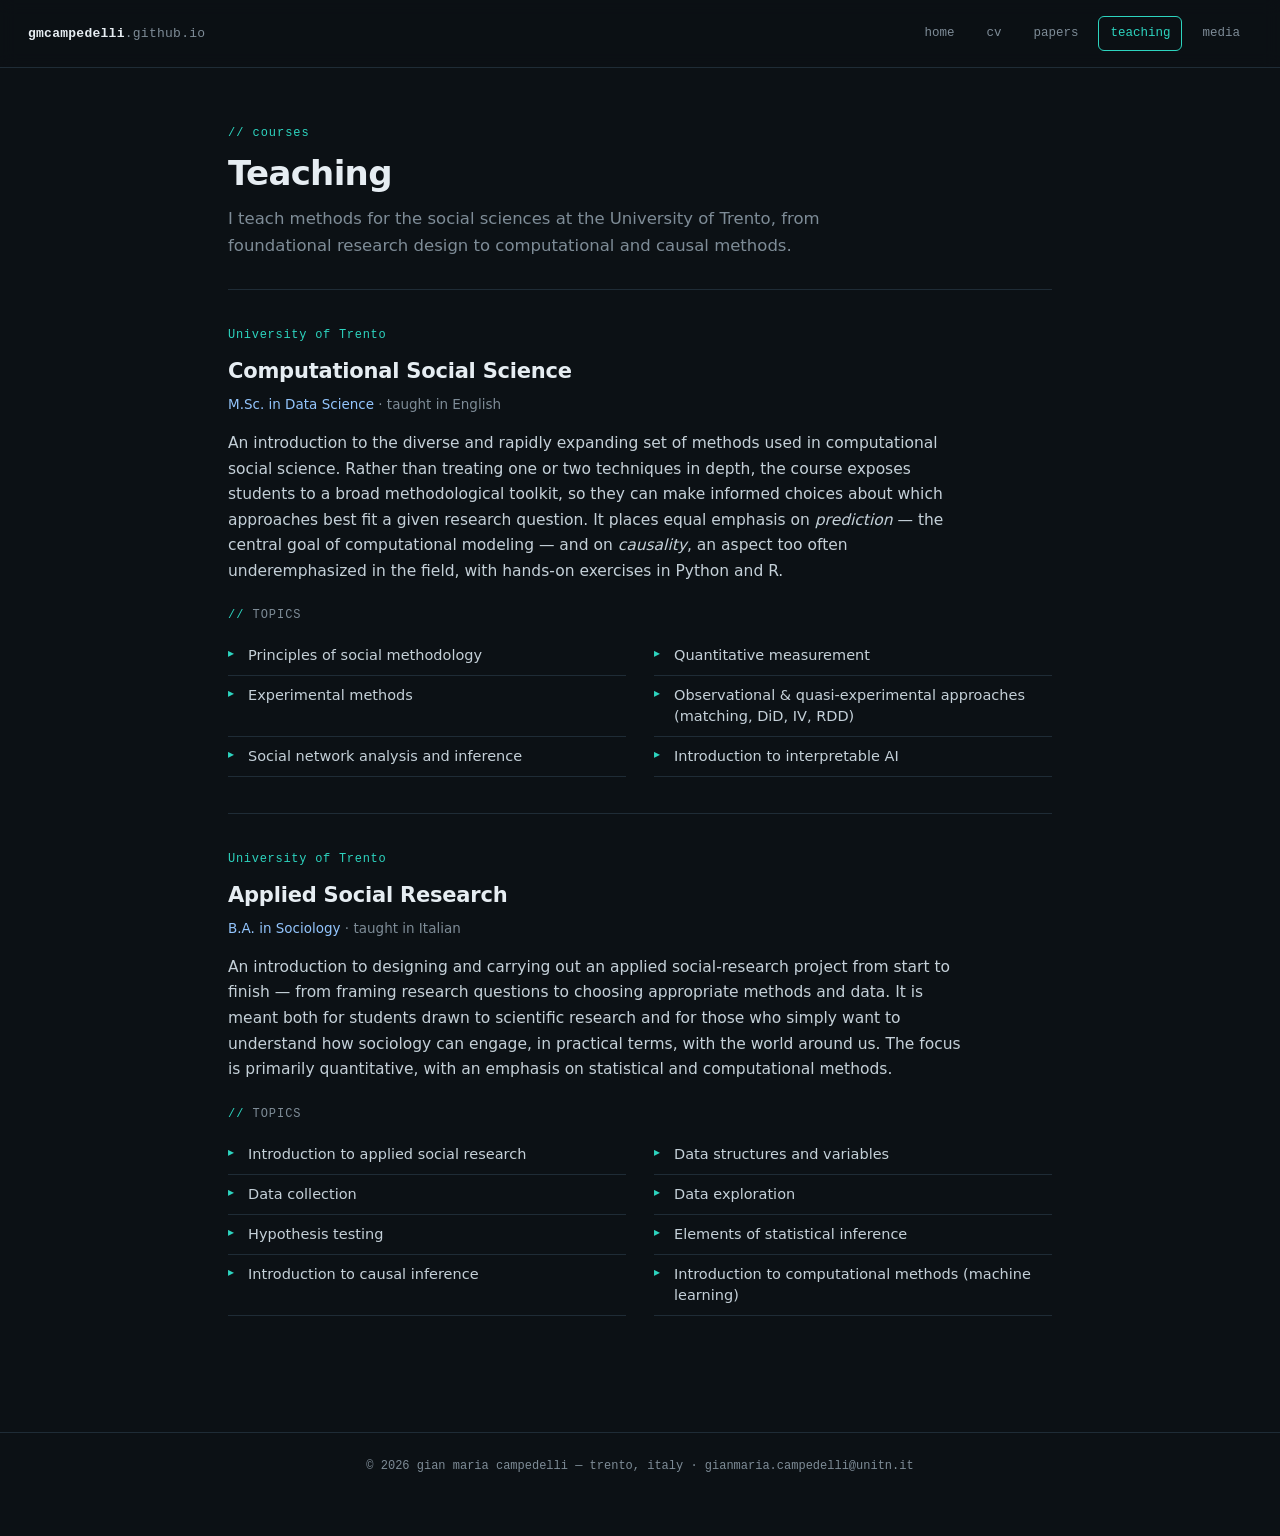
<file: teaching.html>
<!DOCTYPE html>
<html lang="en">
<head>
<meta charset="utf-8">
<meta name="viewport" content="width=device-width, initial-scale=1">
<title>Teaching — Gian Maria Campedelli</title>
<meta name="description" content="Courses taught by Gian Maria Campedelli at the University of Trento: Applied Social Research and Computational Social Science.">
<link rel="stylesheet" href="assets/style.css?v=4">
</head>
<body>
<nav class="site"><div class="nav-inner">
  <a class="brand mono" href="index.html"><b>gmcampedelli</b>.github.io</a>
  <span class="nav-links mono">
    <a href="index.html">home</a>
    <a href="cv.html">cv</a>
    <a href="papers.html">papers</a>
    <a class="active" href="teaching.html">teaching</a>
    <a href="media.html">media</a>
  </span>
</div></nav>

<div class="wrap">
  <div class="page-head">
    <p class="label mono">// courses</p>
    <h1>Teaching</h1>
    <p class="intro">I teach methods for the social sciences at the University of Trento, from foundational research design to computational and causal methods.</p>
  </div>

  <section style="padding-bottom:80px">

    <div class="course">
      <p class="ckicker mono">University of Trento</p>
      <h2>Computational Social Science</h2>
      <p class="cprog"><span class="lvl">M.Sc. in Data Science</span> · taught in English</p>
      <p class="cdesc">An introduction to the diverse and rapidly expanding set of methods used in computational social science. Rather than treating one or two techniques in depth, the course exposes students to a broad methodological toolkit, so they can make informed choices about which approaches best fit a given research question. It places equal emphasis on <em>prediction</em> — the central goal of computational modeling — and on <em>causality</em>, an aspect too often underemphasized in the field, with hands-on exercises in Python and R.</p>
      <p class="topics-label mono">topics</p>
      <ul class="topics">
        <li>Principles of social methodology</li>
        <li>Quantitative measurement</li>
        <li>Experimental methods</li>
        <li>Observational &amp; quasi-experimental approaches (matching, DiD, IV, RDD)</li>
        <li>Social network analysis and inference</li>
        <li>Introduction to interpretable AI</li>
      </ul>
    </div>

    <div class="course">
      <p class="ckicker mono">University of Trento</p>
      <h2>Applied Social Research</h2>
      <p class="cprog"><span class="lvl">B.A. in Sociology</span> · taught in Italian</p>
      <p class="cdesc">An introduction to designing and carrying out an applied social-research project from start to finish — from framing research questions to choosing appropriate methods and data. It is meant both for students drawn to scientific research and for those who simply want to understand how sociology can engage, in practical terms, with the world around us. The focus is primarily quantitative, with an emphasis on statistical and computational methods.</p>
      <p class="topics-label mono">topics</p>
      <ul class="topics">
        <li>Introduction to applied social research</li>
        <li>Data structures and variables</li>
        <li>Data collection</li>
        <li>Data exploration</li>
        <li>Hypothesis testing</li>
        <li>Elements of statistical inference</li>
        <li>Introduction to causal inference</li>
        <li>Introduction to computational methods (machine learning)</li>
      </ul>
    </div>

  </section>
</div>

<footer class="site mono">© 2026 gian maria campedelli — trento, italy · <a href="mailto:gianmaria.campedelli@unitn.it">gianmaria.campedelli@unitn.it</a></footer>
</body>
</html>
</file>
<file: assets/style.css>
/* ============================================================
   Gian Maria Campedelli — site styles
   Theme: Technical / Dark (Option C)
   All colors live here as variables — tweak freely.
   ============================================================ */
:root{
  --bg:#0c1115;
  --panel:#121a20;
  --panel-2:#16212a;
  --ink:#e6edf2;
  --ink-soft:#c4d0d8;
  --muted:#7e8c97;
  --line:#1f2c36;
  --accent:#2dd4bf;     /* teal */
  --accent2:#93c5fd;    /* sky blue */
  --nav-bg:rgba(12,17,21,.82);  /* sticky-nav backdrop */
  --on-accent:#04110f;          /* text sitting on top of --accent */
  --strong:#ffffff;             /* emphasized link text */
  --maxw:880px;
}
*{box-sizing:border-box}
html{scroll-behavior:smooth}
body{
  margin:0;background:var(--bg);color:var(--ink);
  font-family:"Inter",system-ui,-apple-system,"Segoe UI",Roboto,Helvetica,Arial,sans-serif;
  font-size:16px;line-height:1.65;-webkit-font-smoothing:antialiased;
}
.mono{font-family:"JetBrains Mono","SF Mono",ui-monospace,"Cascadia Code",Menlo,Consolas,monospace}
a{color:inherit}
.wrap{max-width:var(--maxw);margin:0 auto;padding:0 28px}

/* ---------- nav ---------- */
nav.site{border-bottom:1px solid var(--line);position:sticky;top:0;
  background:var(--nav-bg);backdrop-filter:blur(8px);z-index:20}
.nav-inner{max-width:var(--maxw);margin:0 auto;padding:16px 28px;display:flex;justify-content:space-between;align-items:center}
.brand{font-size:13px;letter-spacing:.02em;color:var(--muted);text-decoration:none}
.brand b{color:var(--ink)}
.nav-links{display:flex;gap:8px;font-size:12.5px}
.nav-links a{color:var(--muted);text-decoration:none;padding:6px 11px;border:1px solid transparent;border-radius:6px}
.nav-links a:hover{color:var(--ink);border-color:var(--line)}
.nav-links a.active{color:var(--accent);border-color:var(--accent)}

/* ---------- generic page header ---------- */
.page-head{padding:56px 0 30px;border-bottom:1px solid var(--line)}
.page-head .label{font-size:12px;color:var(--accent);letter-spacing:.08em;margin:0 0 12px}
.page-head h1{font-size:34px;line-height:1.1;margin:0 0 12px;font-weight:700;letter-spacing:-.02em}
.page-head p.intro{font-size:16.5px;color:var(--muted);margin:0;max-width:64ch}

/* ---------- buttons ---------- */
.btn{display:inline-flex;align-items:center;gap:8px;font-size:13px;text-decoration:none;
  color:var(--ink);border:1px solid var(--line);border-radius:8px;padding:9px 15px;background:var(--panel);transition:.15s}
.btn:hover{border-color:var(--accent);color:var(--accent)}
.btn.primary{border-color:var(--accent);color:var(--accent)}
.btn.primary:hover{background:var(--accent);color:var(--on-accent)}

/* ============================================================
   HOME
   ============================================================ */
header.hero{padding:60px 0 40px;display:grid;grid-template-columns:1fr 150px;gap:36px;align-items:center;border-bottom:1px solid var(--line)}
.hero .label{font-size:12px;color:var(--accent);letter-spacing:.08em;margin:0 0 16px}
.hero h1{font-size:38px;line-height:1.08;margin:0 0 14px;font-weight:700;letter-spacing:-.02em}
.hero .role{font-size:14.5px;color:var(--muted);margin:0;line-height:1.7}
.hero .role b{color:var(--ink);font-weight:600}
.hero .photo{width:150px;height:150px;border-radius:12px;object-fit:cover;object-position:50% 22%;
  border:1px solid var(--line);filter:grayscale(.05)}

.bio{padding:40px 0;border-bottom:1px solid var(--line)}
.bio p{margin:0 0 16px;font-size:17px;color:var(--ink-soft);max-width:64ch}
.bio p:last-child{margin-bottom:0}
.hl{color:var(--accent2);font-weight:500}
.stack{display:flex;flex-wrap:wrap;gap:8px;margin-top:24px}
.stack span{font-size:12px;color:var(--muted);border:1px solid var(--line);border-radius:5px;padding:5px 10px}
.stack span::before{content:"# ";color:var(--accent)}
.links{display:flex;flex-wrap:wrap;gap:18px;margin-top:26px;font-size:13px}
.links a{color:var(--muted);text-decoration:none}
.links a:hover{color:var(--accent)}
.links a::before{content:"\2197  ";color:var(--accent)}

/* home — sidebar layout */
.home-shell{max-width:1020px;margin:0 auto;padding:56px 28px 80px;display:grid;grid-template-columns:270px 1fr;gap:56px;align-items:start}
.home-shell aside{position:sticky;top:78px}
.home-shell aside .photo{width:100%;aspect-ratio:1/1;object-fit:cover;object-position:50% 20%;border-radius:18px;border:1px solid var(--line)}
.home-shell aside h1{font-size:25px;line-height:1.12;margin:20px 0 8px;font-weight:700;letter-spacing:-.02em}
.home-shell aside .role{font-size:13.5px;color:var(--muted);line-height:1.6;margin:0}
.home-shell aside .role b{color:var(--ink)}
.home-shell aside .links{flex-direction:column;gap:9px;margin-top:20px}
.home-shell main .label{margin-top:4px}
.home-shell main .bio{border-bottom:1px solid var(--line);padding-top:0}
.home-shell main .news{padding-bottom:0}
@media(max-width:760px){
  .home-shell{grid-template-columns:1fr;gap:28px}
  .home-shell aside{position:static}
  .home-shell aside .photo{width:120px;height:120px;aspect-ratio:auto}
}

/* news */
section.news{padding:42px 0 90px}
.news-head{display:flex;align-items:center;justify-content:space-between;margin-bottom:22px}
.news-head h2{font-size:13px;color:var(--muted);letter-spacing:.06em;margin:0;font-weight:500}
.news-head h2::before{content:"// ";color:var(--accent)}
.news-head a{font-size:12.5px;color:var(--accent);text-decoration:none}
.feed{display:flex;flex-direction:column}
.row{display:grid;grid-template-columns:104px 1fr;gap:22px;padding:18px 14px;border:1px solid transparent;border-radius:10px;transition:.15s}
.row:hover{background:var(--panel);border-color:var(--line)}
.row .date{font-size:12px;color:var(--accent);padding-top:3px}
.row .what{font-size:15.5px;line-height:1.55;color:var(--ink-soft)}
.row .what a{color:var(--strong);text-decoration:none;border-bottom:1px solid var(--accent)}
.row .what .k{display:inline-block;font-size:10.5px;letter-spacing:.08em;text-transform:uppercase;color:var(--accent2);margin-left:8px;vertical-align:1px}

/* ============================================================
   PAPERS
   ============================================================ */
.filters{display:flex;flex-wrap:wrap;gap:8px;margin:28px 0 8px}
.filters button{font-family:inherit;font-size:12.5px;color:var(--muted);background:var(--panel);
  border:1px solid var(--line);border-radius:999px;padding:7px 14px;cursor:pointer;transition:.15s}
.filters button:hover{color:var(--ink)}
.filters button.active{color:var(--accent);border-color:var(--accent)}

.area{padding:40px 0 8px;border-bottom:1px solid var(--line)}
.area:last-of-type{border-bottom:0}
.area > h2{font-size:18px;margin:0 0 4px;font-weight:700;letter-spacing:-.01em}
.area > h2 .count{font-size:12px;color:var(--muted);font-weight:500;margin-left:8px}
.area > p.desc{font-size:14px;color:var(--muted);margin:0 0 18px;max-width:70ch}

.paper{border-top:1px solid var(--line);padding:20px 0}
.paper:first-of-type{border-top:0}
.paper .ptitle{font-size:16px;font-weight:600;line-height:1.4;margin:0 0 5px;color:var(--ink)}
.paper .pmeta{font-size:13px;color:var(--muted);margin:0 0 4px;line-height:1.55}
.paper .pmeta .me{color:var(--ink);font-weight:600}
.paper .venue{color:var(--accent2);font-style:italic}
.paper .pyear{font-family:"JetBrains Mono",ui-monospace,monospace;font-size:12px;color:var(--accent)}
.paper details{margin-top:8px}
.paper details summary{font-size:12.5px;color:var(--muted);cursor:pointer;list-style:none;display:inline-flex;align-items:center;gap:6px;user-select:none}
.paper details summary::-webkit-details-marker{display:none}
.paper details summary::before{content:"+ abstract";color:var(--accent)}
.paper details[open] summary::before{content:"\2013 abstract"}
.paper details p{font-size:14.5px;color:var(--ink-soft);margin:10px 0 0;max-width:74ch;line-height:1.6}
.paper .plinks{margin-top:10px;display:flex;gap:14px;font-size:12.5px}
.paper .plinks a{color:var(--muted);text-decoration:none;border-bottom:1px solid var(--line)}
.paper .plinks a:hover{color:var(--accent);border-color:var(--accent)}
.paper .plinks .pending{color:var(--muted)}
.badge{display:inline-block;font-size:10.5px;letter-spacing:.06em;text-transform:uppercase;
  color:var(--accent2);border:1px solid var(--line);border-radius:4px;padding:2px 7px;margin-left:8px;vertical-align:2px}

/* ============================================================
   CV
   ============================================================ */
.cv-grid{padding:36px 0 80px}
.cv-section{padding:26px 0;border-top:1px solid var(--line);display:grid;grid-template-columns:180px 1fr;gap:30px}
.cv-section:first-child{border-top:0}
.cv-section > h2{font-size:13px;color:var(--accent);letter-spacing:.06em;text-transform:uppercase;margin:4px 0 0;font-weight:600}
.cv-list{margin:0;padding:0;list-style:none}
.cv-item{padding:0 0 16px}
.cv-item:last-child{padding-bottom:0}
.cv-item .t{font-size:15.5px;color:var(--ink);font-weight:600;line-height:1.4}
.cv-item .s{font-size:14px;color:var(--muted);line-height:1.5}
.cv-item .yr{font-family:"JetBrains Mono",ui-monospace,monospace;font-size:12px;color:var(--accent);margin-right:4px}
.cv-inline{font-size:14.5px;color:var(--ink-soft);line-height:1.7}
.cv-inline b{color:var(--ink)}

/* ============================================================
   MEDIA
   ============================================================ */
.media-area{padding:34px 0;border-top:1px solid var(--line)}
.media-area:first-of-type{border-top:0}
.media-area h2{font-size:17px;margin:0 0 4px;font-weight:700}
.media-area p.desc{font-size:14px;color:var(--muted);margin:0 0 18px;max-width:70ch}
.outlets{display:flex;flex-wrap:wrap;gap:10px}
.outlet{display:inline-flex;align-items:center;gap:8px;font-size:13.5px;color:var(--ink-soft);text-decoration:none;
  background:var(--panel);border:1px solid var(--line);border-radius:8px;padding:9px 14px;transition:.15s}
.outlet:hover{border-color:var(--accent);color:var(--accent)}
.outlet .lang{font-size:10.5px;color:var(--muted);text-transform:uppercase;letter-spacing:.06em}
/* reference-only outlet (no article URL yet) */
.outlet.ref{cursor:default;opacity:.6}
.outlet.ref:hover{border-color:var(--line);color:var(--ink-soft)}
.media-note{font-size:12.5px;color:var(--muted);margin:0 0 22px}
.media-note::before{content:"// ";color:var(--accent)}

/* ============================================================
   TEACHING
   ============================================================ */
.course{padding:36px 0;border-top:1px solid var(--line)}
.course:first-of-type{border-top:0}
.course .ckicker{font-size:12px;color:var(--accent);letter-spacing:.06em;margin:0 0 8px}
.course h2{font-size:21px;margin:0 0 4px;font-weight:700;letter-spacing:-.01em}
.course .cprog{font-size:13.5px;color:var(--muted);margin:0 0 16px}
.course .cprog .lvl{color:var(--accent2)}
.course .cdesc{font-size:15.5px;color:var(--ink-soft);line-height:1.65;margin:0 0 22px;max-width:76ch}
.course .topics-label{font-size:12px;color:var(--muted);text-transform:uppercase;letter-spacing:.08em;margin:0 0 10px}
.course .topics-label::before{content:"// ";color:var(--accent)}
ul.topics{margin:0;padding:0;list-style:none;display:grid;grid-template-columns:1fr 1fr;gap:0 28px}
ul.topics li{font-size:14.5px;color:var(--ink-soft);line-height:1.45;padding:9px 0 9px 20px;position:relative;border-bottom:1px solid var(--line)}
ul.topics li::before{content:"\25B8";color:var(--accent);position:absolute;left:0;top:9px;font-size:12px}
@media(max-width:640px){ul.topics{grid-template-columns:1fr}}

/* ---------- footer ---------- */
footer.site{border-top:1px solid var(--line);padding:24px 0 60px;color:var(--muted);font-size:12px;text-align:center}
footer.site a{color:var(--muted);text-decoration:none}
footer.site a:hover{color:var(--accent)}

/* ---------- responsive ---------- */
@media(max-width:640px){
  header.hero{grid-template-columns:1fr;gap:24px}
  .hero .photo{width:96px;height:96px;order:-1}
  .hero h1{font-size:30px}
  .row{grid-template-columns:1fr;gap:5px}
  .cv-section{grid-template-columns:1fr;gap:10px}
  .page-head h1{font-size:27px}
  /* nav: wrap onto its own line instead of overflowing the screen */
  nav.site .nav-inner{flex-wrap:wrap;gap:8px 12px;padding:13px 20px}
  .nav-links{flex-wrap:wrap;gap:6px;width:100%}
  .nav-links a{padding:6px 9px}
  .wrap,.home-shell{padding-left:20px;padding-right:20px}
}
/* belt-and-braces: never allow sideways drag of the whole page */
html{-webkit-text-size-adjust:100%}
nav.site .nav-inner{max-width:100%}
</file>
